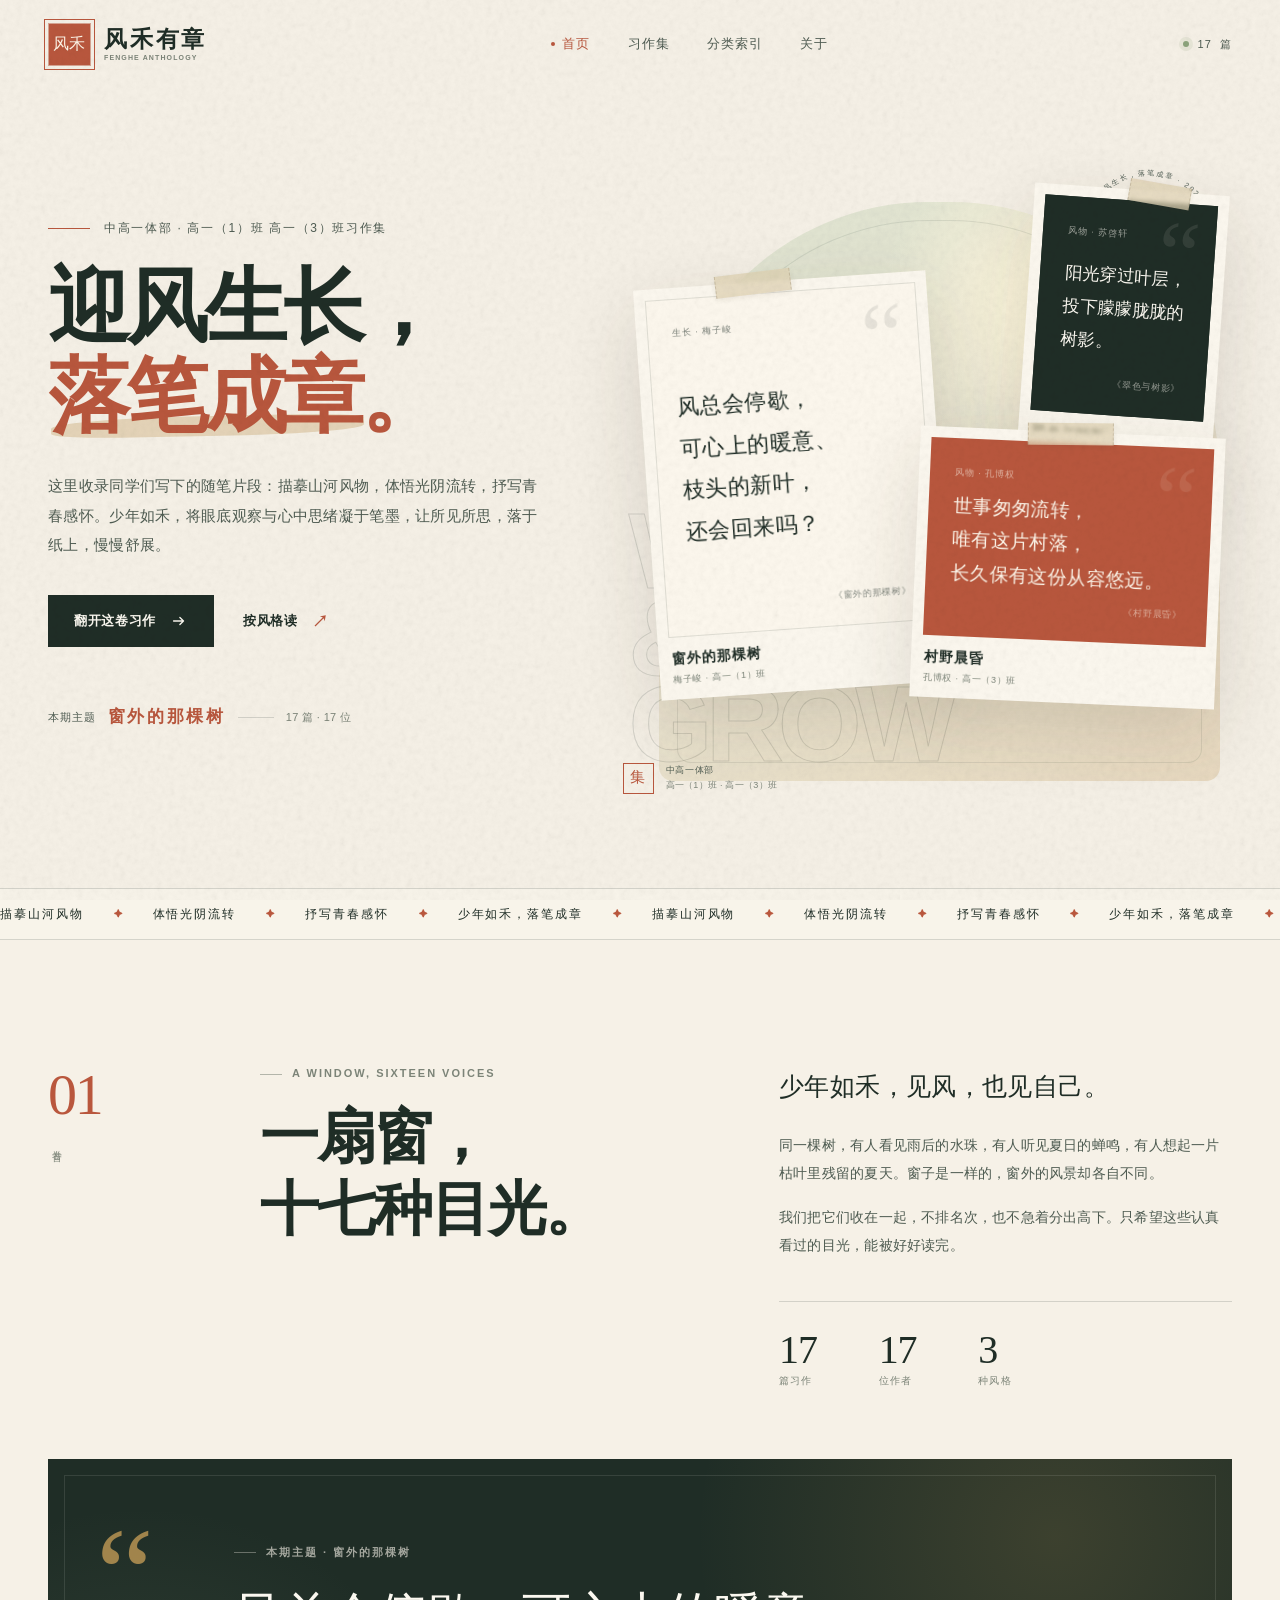
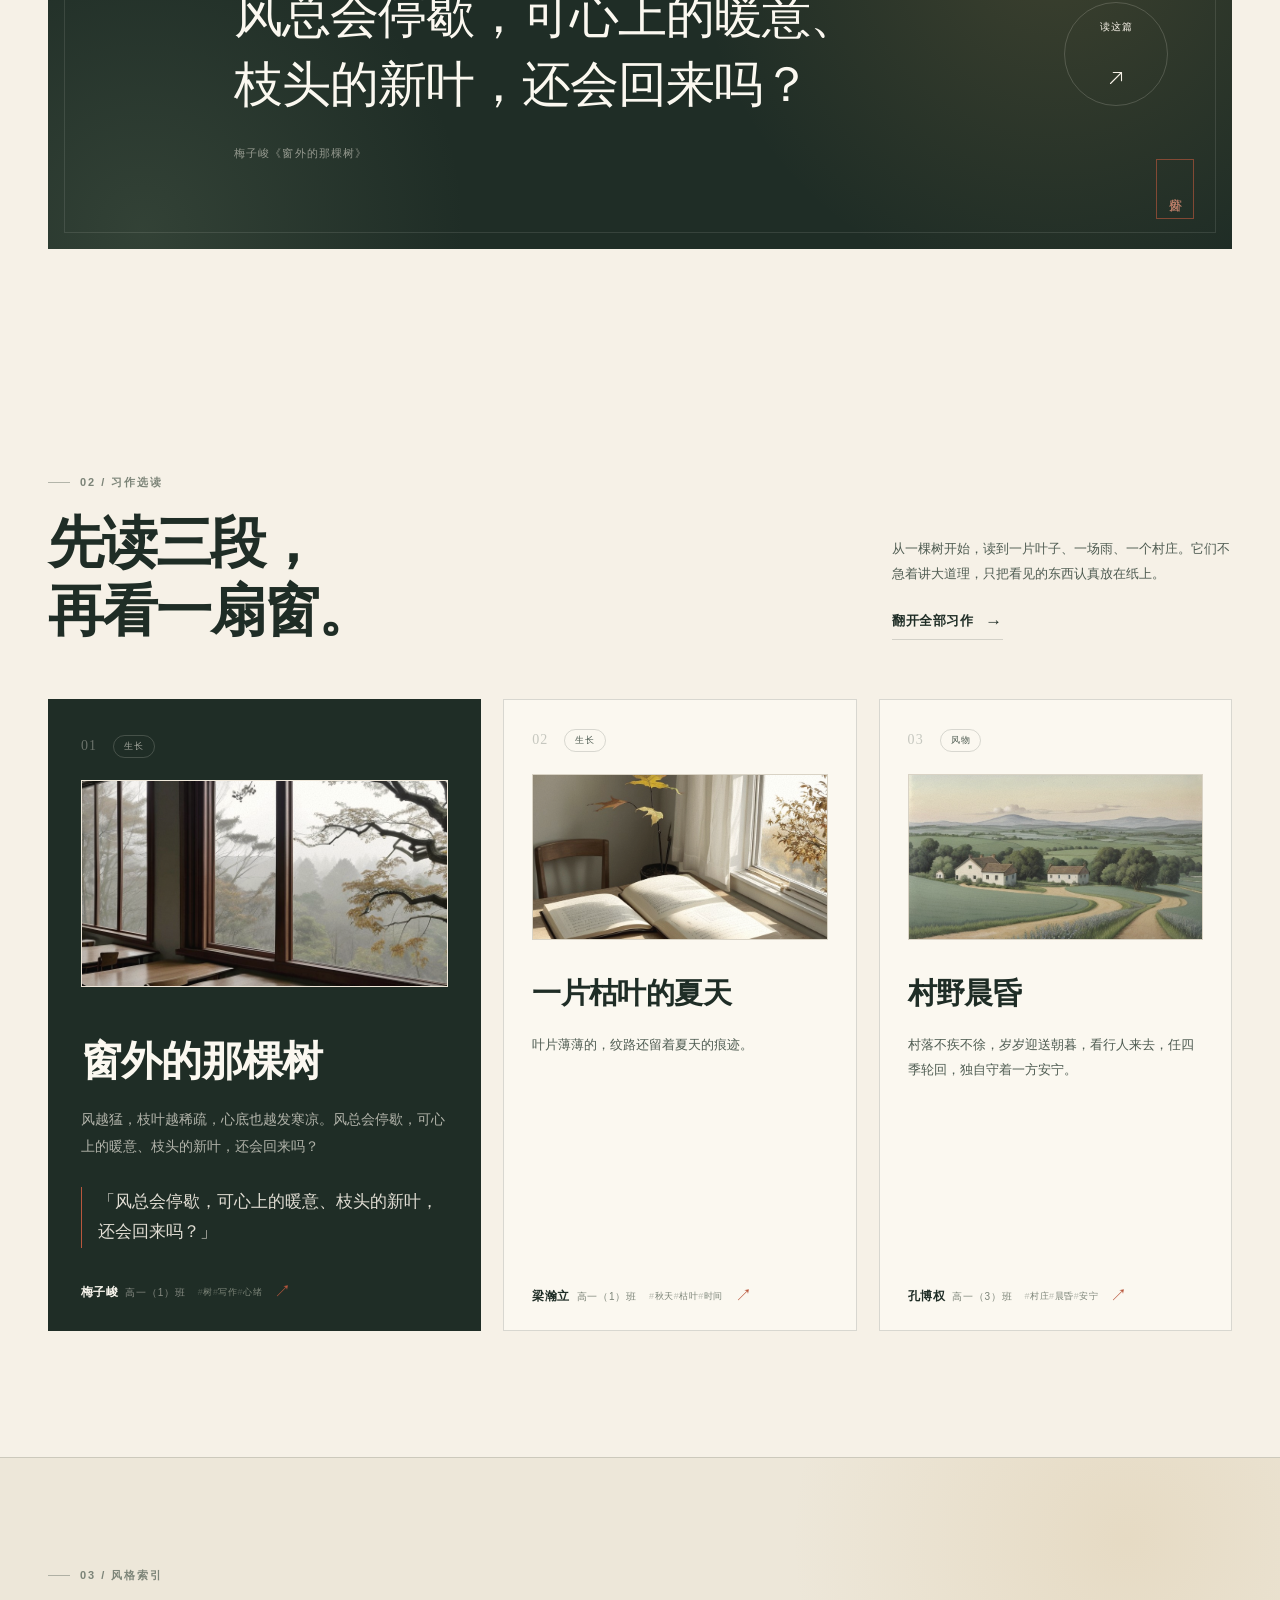
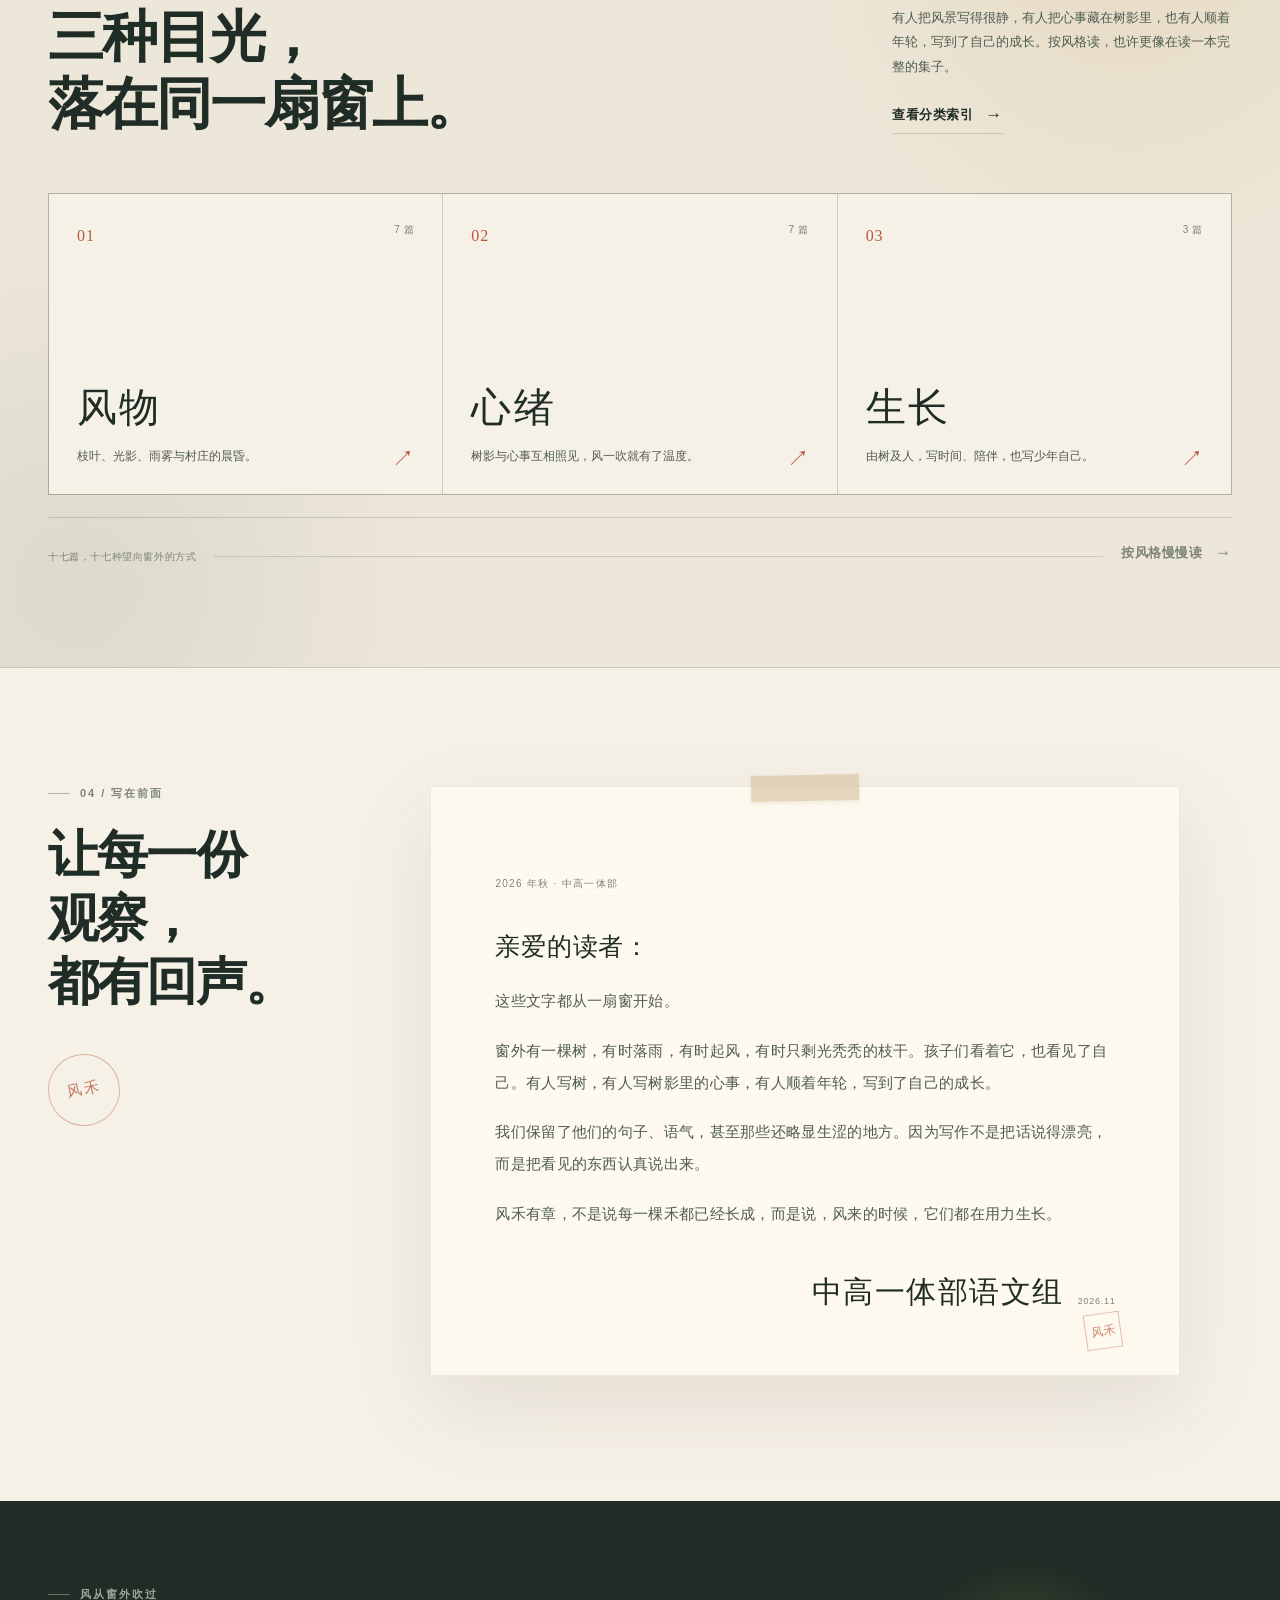
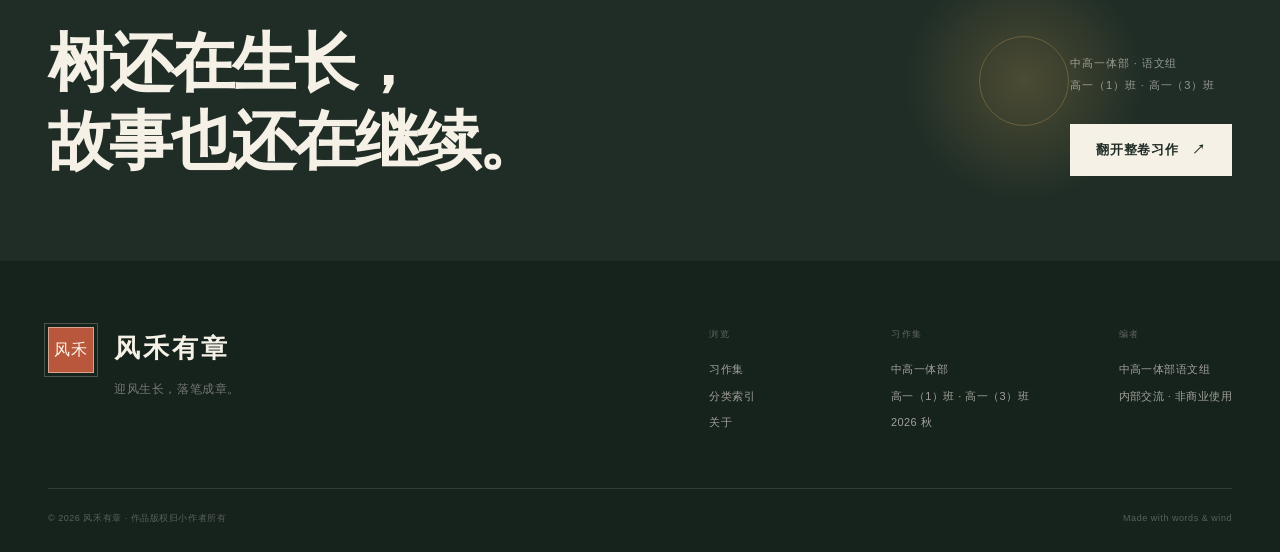
<file: index.html>
<!DOCTYPE html>
<html lang="zh-CN">
<head>
  <meta charset="UTF-8">
  <meta name="viewport" content="width=device-width, initial-scale=1.0">
  <meta name="description" content="风禾有章——中高一体部高一（1）班、高一（3）班习作集。迎风生长，落笔成章。">
  <meta name="theme-color" content="#F6F1E7">
  <title>风禾有章 · 迎风生长，落笔成章</title>
  <link rel="icon" href="assets/img/favicon.svg" type="image/svg+xml">
  <link rel="stylesheet" href="assets/css/style.css">
</head>
<body data-page="home">
  <a class="skip-link" href="#main">跳到正文</a>
  <div class="grain" aria-hidden="true"></div>

  <header class="site-header" data-header>
    <div class="header-inner">
      <a class="brand" href="index.html" aria-label="风禾有章首页">
        <span class="brand-seal">风禾</span>
        <span class="brand-type">
          <strong>风禾有章</strong>
          <small>FENGHE ANTHOLOGY</small>
        </span>
      </a>
      <nav class="desktop-nav" aria-label="主导航">
        <a href="index.html" data-nav="home">首页</a>
        <a href="essays.html" data-nav="essays">习作集</a>
        <a href="gallery.html" data-nav="gallery">分类索引</a>
        <a href="about.html" data-nav="about">关于</a>
      </nav>
      <div class="header-right">
        <span class="term-pill"><i></i><span data-total="essays">17</span> 篇</span>
        <button class="menu-toggle" type="button" aria-label="打开菜单" aria-expanded="false" aria-controls="mobileMenu" data-menu-toggle>
          <span></span><span></span>
        </button>
      </div>
    </div>
  </header>

  <div class="mobile-menu" id="mobileMenu" data-mobile-menu aria-hidden="true">
    <div class="mobile-menu-inner">
      <button class="menu-close" type="button" data-menu-close aria-label="关闭菜单"><span></span><span></span></button>
      <p class="mobile-menu-label">迎风生长，落笔成章。</p>
      <nav aria-label="移动端导航">
        <a href="index.html" data-nav="home"><span>01</span>首页</a>
        <a href="essays.html" data-nav="essays"><span>02</span>习作集</a>
        <a href="gallery.html" data-nav="gallery"><span>03</span>分类索引</a>
        <a href="about.html" data-nav="about"><span>04</span>关于</a>
      </nav>
      <div class="mobile-menu-foot">
        <span>中高一体部 · 高一（1）班 高一（3）班</span>
        <span>2026 秋</span>
      </div>
    </div>
  </div>

  <main id="main">
    <section class="hero container">
      <div class="hero-copy">
        <p class="eyebrow load-in"><span class="eyebrow-line"></span>中高一体部 · 高一（1）班 高一（3）班习作集</p>
        <h1 class="hero-title load-in" data-load-delay="1">
          迎风生长，<br><span class="ink-accent">落笔成章</span><span class="title-dot">。</span>
        </h1>
        <p class="hero-intro load-in" data-load-delay="2">这里收录同学们写下的随笔片段：描摹山河风物，体悟光阴流转，抒写青春感怀。少年如禾，将眼底观察与心中思绪凝于笔墨，让所见所思，落于纸上，慢慢舒展。</p>
        <div class="hero-cta load-in" data-load-delay="3">
          <a class="btn btn--primary" href="essays.html">
            <span>翻开这卷习作</span>
            <svg viewBox="0 0 20 20" aria-hidden="true"><path d="M4 10h11M11 6l4 4-4 4"/></svg>
          </a>
          <a class="btn btn--text" href="gallery.html">按风格读 <span aria-hidden="true">↗</span></a>
        </div>
        <div class="hero-foot load-in" data-load-delay="4">
          <span class="hero-foot-label">本期主题</span>
          <span class="hero-foot-theme">窗外的那棵树</span>
          <span class="hero-foot-dash"></span>
          <span class="hero-foot-count"><span data-total="essays">17</span> 篇 · <span data-total="authors">17</span> 位</span>
        </div>
      </div>

      <div class="hero-stage load-in" data-load-delay="2" aria-label="习作摘句">
        <div class="stage-wash"></div>
        <svg class="stage-orbit" viewBox="0 0 200 200" aria-hidden="true">
          <defs>
            <path id="orbitPath" d="M100,100 m-78,0 a78,78 0 1,1 156,0 a78,78 0 1,1 -156,0"/>
          </defs>
          <text><textPath href="#orbitPath">风禾有章 · 迎风生长，落笔成章 · 2026 · </textPath></text>
        </svg>
        <div class="stage-type" aria-hidden="true">WRITE<br>&amp;<br>GROW</div>

        <a class="hero-art hero-art--main" href="essays.html#essay-window-tree" data-open-essay="essay-window-tree" aria-label="阅读《窗外的那棵树》">
          <span class="tape tape--one" aria-hidden="true"></span>
          <span class="quote-sheet quote-sheet--paper">
            <span class="quote-sheet-kicker">生长 · 梅子峻</span>
            <span class="quote-sheet-text">风总会停歇，<br>可心上的暖意、<br>枝头的新叶，<br>还会回来吗？</span>
            <span class="quote-sheet-footer">《窗外的那棵树》</span>
          </span>
          <span class="hero-art-caption"><strong>窗外的那棵树</strong><em>梅子峻 · 高一（1）班</em></span>
        </a>

        <a class="hero-art hero-art--side" href="essays.html#essay-green-shadows" data-open-essay="essay-green-shadows" aria-label="阅读《翠色与树影》">
          <span class="tape tape--two" aria-hidden="true"></span>
          <span class="quote-sheet quote-sheet--ink">
            <span class="quote-sheet-kicker">风物 · 苏啓轩</span>
            <span class="quote-sheet-text">阳光穿过叶层，<br>投下朦朦胧胧的树影。</span>
            <span class="quote-sheet-footer">《翠色与树影》</span>
          </span>
          <span class="hero-art-caption"><strong>翠色与树影</strong><em>苏啓轩 · 高一（3）班</em></span>
        </a>

        <a class="hero-art hero-art--wide" href="essays.html#essay-village-days" data-open-essay="essay-village-days" aria-label="阅读《村野晨昏》">
          <span class="tape tape--three" aria-hidden="true"></span>
          <span class="quote-sheet quote-sheet--terra">
            <span class="quote-sheet-kicker">风物 · 孔博权</span>
            <span class="quote-sheet-text">世事匆匆流转，<br>唯有这片村落，<br>长久保有这份从容悠远。</span>
            <span class="quote-sheet-footer">《村野晨昏》</span>
          </span>
          <span class="hero-art-caption"><strong>村野晨昏</strong><em>孔博权 · 高一（3）班</em></span>
        </a>

        <div class="stage-label">
          <span class="stage-label-seal">集</span>
          <span>中高一体部<br><em>高一（1）班 · 高一（3）班</em></span>
        </div>
      </div>
    </section>

    <div class="ticker" aria-hidden="true">
      <div class="ticker-track">
        <span>描摹山河风物</span><i>✦</i><span>体悟光阴流转</span><i>✦</i><span>抒写青春感怀</span><i>✦</i><span>少年如禾，落笔成章</span><i>✦</i>
        <span>描摹山河风物</span><i>✦</i><span>体悟光阴流转</span><i>✦</i><span>抒写青春感怀</span><i>✦</i><span>少年如禾，落笔成章</span><i>✦</i>
      </div>
    </div>

    <section class="section intro-section container" id="intro">
      <div class="section-rail reveal">
        <span class="section-no">01</span>
        <span class="section-rail-text">卷首</span>
      </div>
      <div class="intro-main">
        <div class="intro-heading reveal">
          <p class="kicker">A WINDOW, SIXTEEN VOICES</p>
          <h2>一扇窗，<br>十七种目光。</h2>
        </div>
        <div class="intro-copy reveal" data-delay="1">
          <p class="intro-lead">少年如禾，见风，也见自己。</p>
          <p>同一棵树，有人看见雨后的水珠，有人听见夏日的蝉鸣，有人想起一片枯叶里残留的夏天。窗子是一样的，窗外的风景却各自不同。</p>
          <p>我们把它们收在一起，不排名次，也不急着分出高下。只希望这些认真看过的目光，能被好好读完。</p>
          <div class="intro-stats">
            <div><strong data-total="essays">17</strong><span>篇习作</span></div>
            <div><strong data-total="authors">17</strong><span>位作者</span></div>
            <div><strong>3</strong><span>种风格</span></div>
          </div>
        </div>
      </div>
    </section>

    <section class="quote-feature container reveal" id="theme-quote">
      <div class="quote-feature-inner">
        <span class="quote-feature-mark" aria-hidden="true">“</span>
        <div class="quote-feature-copy">
          <p class="kicker kicker--light">本期主题 · 窗外的那棵树</p>
          <blockquote>风总会停歇，可心上的暖意、<br>枝头的新叶，还会回来吗？</blockquote>
          <p class="quote-source">梅子峻《窗外的那棵树》</p>
        </div>
        <button class="round-link round-link--light" type="button" data-open-essay="essay-window-tree" aria-label="阅读《窗外的那棵树》">
          <span>读这篇</span>
          <svg viewBox="0 0 24 24" aria-hidden="true"><path d="M6 18L18 6M9 6h9v9"/></svg>
        </button>
        <span class="quote-feature-seal" aria-hidden="true">窗外</span>
      </div>
    </section>

    <section class="section work-section container" id="featured-essays">
      <div class="section-head reveal">
        <div>
          <p class="kicker">02 / 习作选读</p>
          <h2>先读三段，<br>再看一扇窗。</h2>
        </div>
        <div class="section-head-side">
          <p>从一棵树开始，读到一片叶子、一场雨、一个村庄。它们不急着讲大道理，只把看见的东西认真放在纸上。</p>
          <a class="link-arrow" href="essays.html">翻开全部习作 <span aria-hidden="true">→</span></a>
        </div>
      </div>
      <div class="home-essays" data-home-essays>
        <noscript><p>请开启 JavaScript 以浏览习作。</p></noscript>
      </div>
    </section>

    <section class="style-section" id="styles">
      <div class="container">
        <div class="section-head section-head--art reveal">
          <div>
            <p class="kicker">03 / 风格索引</p>
            <h2>三种目光，<br>落在同一扇窗上。</h2>
          </div>
          <div class="section-head-side">
            <p>有人把风景写得很静，有人把心事藏在树影里，也有人顺着年轮，写到了自己的成长。按风格读，也许更像在读一本完整的集子。</p>
            <a class="link-arrow" href="gallery.html">查看分类索引 <span aria-hidden="true">→</span></a>
          </div>
        </div>
        <div class="style-grid">
          <a class="style-card reveal" href="essays.html?style=风物">
            <span class="style-no">01</span>
            <span class="style-card-body">
              <strong>风物</strong>
              <span>枝叶、光影、雨雾与村庄的晨昏。</span>
            </span>
            <span class="style-count"><span data-category-count="风物">7</span> 篇</span>
            <span class="style-arrow" aria-hidden="true">↗</span>
          </a>
          <a class="style-card reveal" href="essays.html?style=心绪" data-delay="1">
            <span class="style-no">02</span>
            <span class="style-card-body">
              <strong>心绪</strong>
              <span>树影与心事互相照见，风一吹就有了温度。</span>
            </span>
            <span class="style-count"><span data-category-count="心绪">6</span> 篇</span>
            <span class="style-arrow" aria-hidden="true">↗</span>
          </a>
          <a class="style-card reveal" href="essays.html?style=生长" data-delay="2">
            <span class="style-no">03</span>
            <span class="style-card-body">
              <strong>生长</strong>
              <span>由树及人，写时间、陪伴，也写少年自己。</span>
            </span>
            <span class="style-count"><span data-category-count="生长">3</span> 篇</span>
            <span class="style-arrow" aria-hidden="true">↗</span>
          </a>
        </div>
        <div class="art-section-foot reveal">
          <span>十七篇，十七种望向窗外的方式</span>
          <span class="art-section-line"></span>
          <a class="link-arrow" href="gallery.html">按风格慢慢读 <span aria-hidden="true">→</span></a>
        </div>
      </div>
    </section>

    <section class="section teacher-section container" id="teacher">
      <div class="teacher-rail reveal">
        <p class="kicker">04 / 写在前面</p>
        <h2>让每一份<br>观察，<br>都有回声。</h2>
        <div class="teacher-stamp" aria-hidden="true">风禾</div>
      </div>
      <article class="teacher-letter reveal" data-delay="1">
        <span class="letter-tape" aria-hidden="true"></span>
        <p class="letter-date">2026 年秋 · 中高一体部</p>
        <p class="letter-greeting">亲爱的读者：</p>
        <p>这些文字都从一扇窗开始。</p>
        <p>窗外有一棵树，有时落雨，有时起风，有时只剩光秃秃的枝干。孩子们看着它，也看见了自己。有人写树，有人写树影里的心事，有人顺着年轮，写到了自己的成长。</p>
        <p>我们保留了他们的句子、语气，甚至那些还略显生涩的地方。因为写作不是把话说得漂亮，而是把看见的东西认真说出来。</p>
        <p>风禾有章，不是说每一棵禾都已经长成，而是说，风来的时候，它们都在用力生长。</p>
        <div class="letter-sign">
          <span>中高一体部语文组</span>
          <small>2026.11</small>
        </div>
        <div class="teacher-letter-seal" aria-hidden="true">风禾</div>
      </article>
    </section>

    <section class="visit-strip">
      <div class="container visit-inner reveal">
        <div>
          <p class="kicker kicker--light">风从窗外吹过</p>
          <h2>树还在生长，<br>故事也还在继续。</h2>
        </div>
        <div class="visit-actions">
          <p>中高一体部 · 语文组<br>高一（1）班 · 高一（3）班</p>
          <a class="btn btn--paper" href="essays.html">翻开整卷习作 <span aria-hidden="true">↗</span></a>
        </div>
        <div class="visit-sun" aria-hidden="true"></div>
      </div>
    </section>
  </main>

  <footer class="site-footer">
    <div class="container footer-inner">
      <div class="footer-brand">
        <span class="brand-seal">风禾</span>
        <div>
          <strong>风禾有章</strong>
          <p>迎风生长，落笔成章。</p>
        </div>
      </div>
      <div class="footer-nav">
        <div>
          <p class="footer-label">浏览</p>
          <a href="essays.html">习作集</a>
          <a href="gallery.html">分类索引</a>
          <a href="about.html">关于</a>
        </div>
        <div>
          <p class="footer-label">习作集</p>
          <span>中高一体部</span>
          <span>高一（1）班 · 高一（3）班</span>
          <span>2026 秋</span>
        </div>
        <div>
          <p class="footer-label">编者</p>
          <span>中高一体部语文组</span>
          <span>内部交流 · 非商业使用</span>
        </div>
      </div>
    </div>
    <div class="container footer-bottom">
      <span>© <span data-year>2026</span> 风禾有章 · 作品版权归小作者所有</span>
      <span>Made with words &amp; wind</span>
    </div>
  </footer>

  <script src="assets/js/data.js"></script>
  <script src="assets/js/site.js"></script>
</body>
</html>
</file>
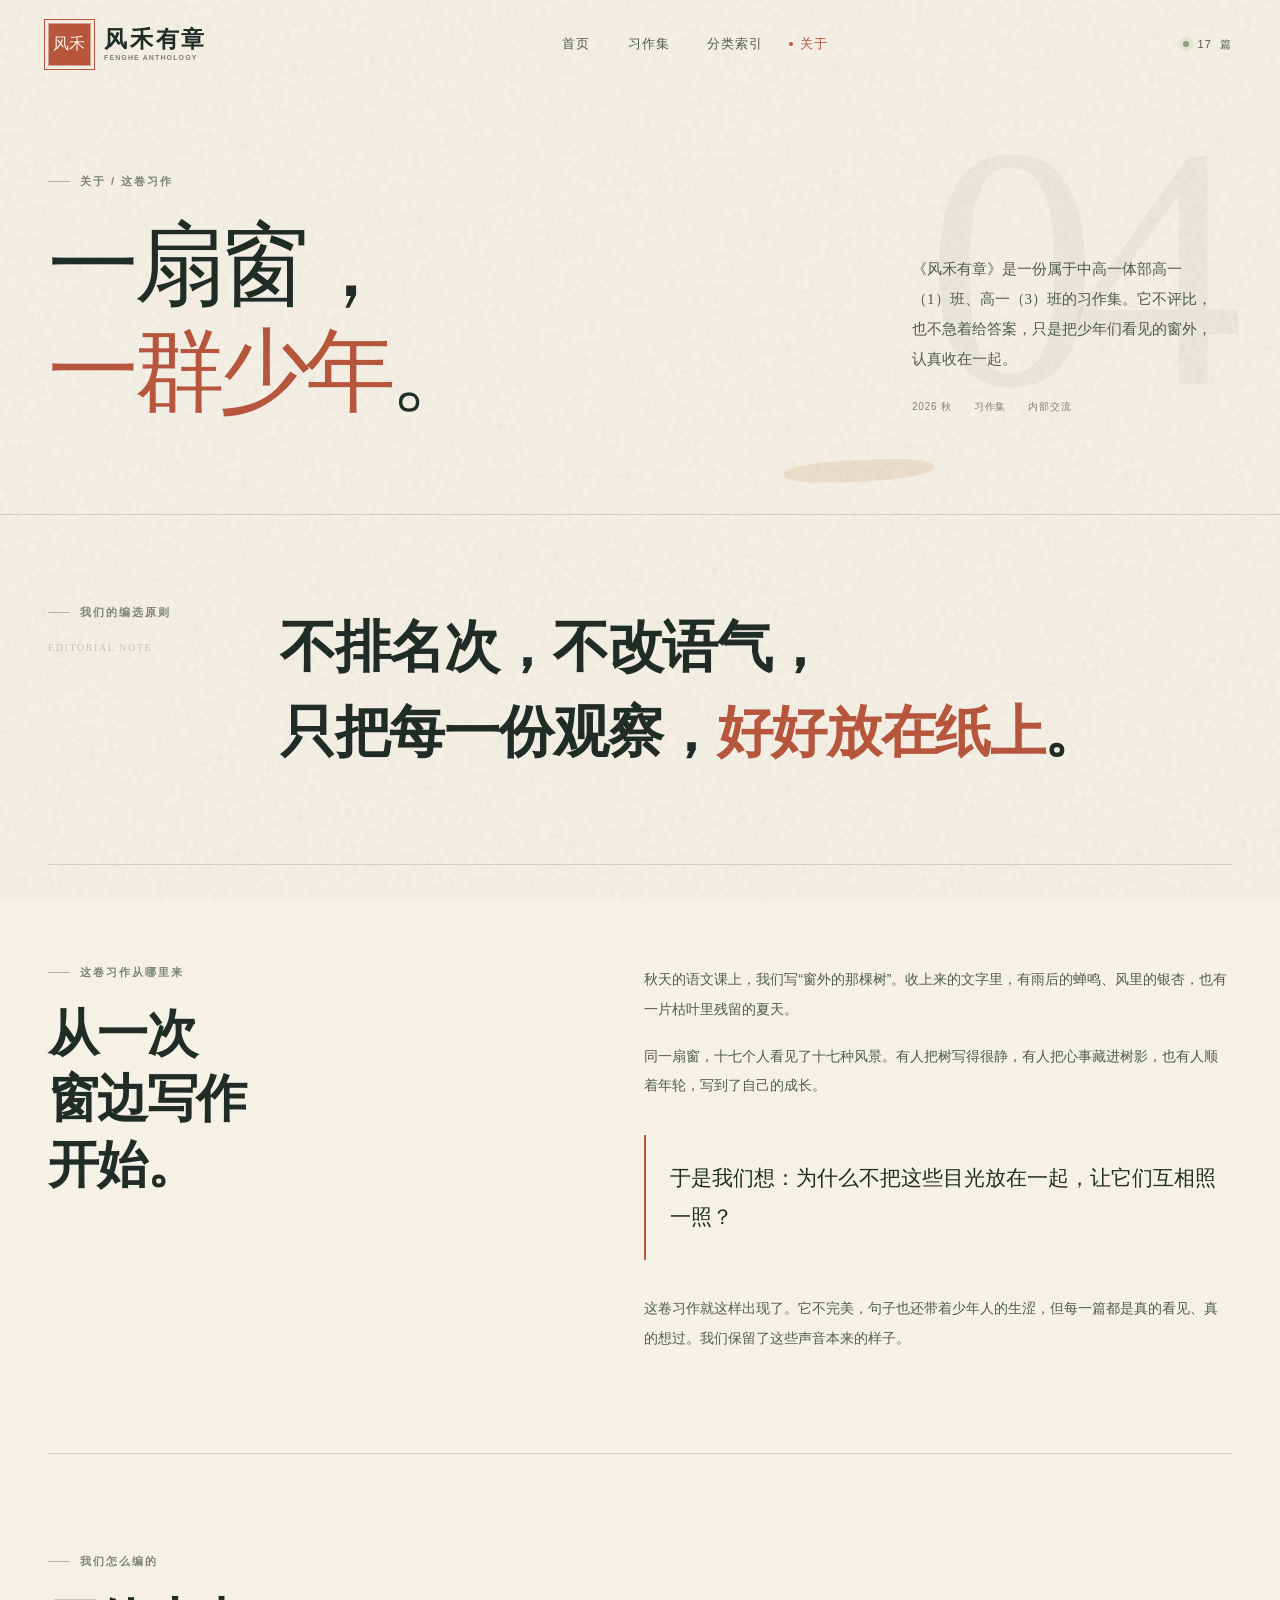
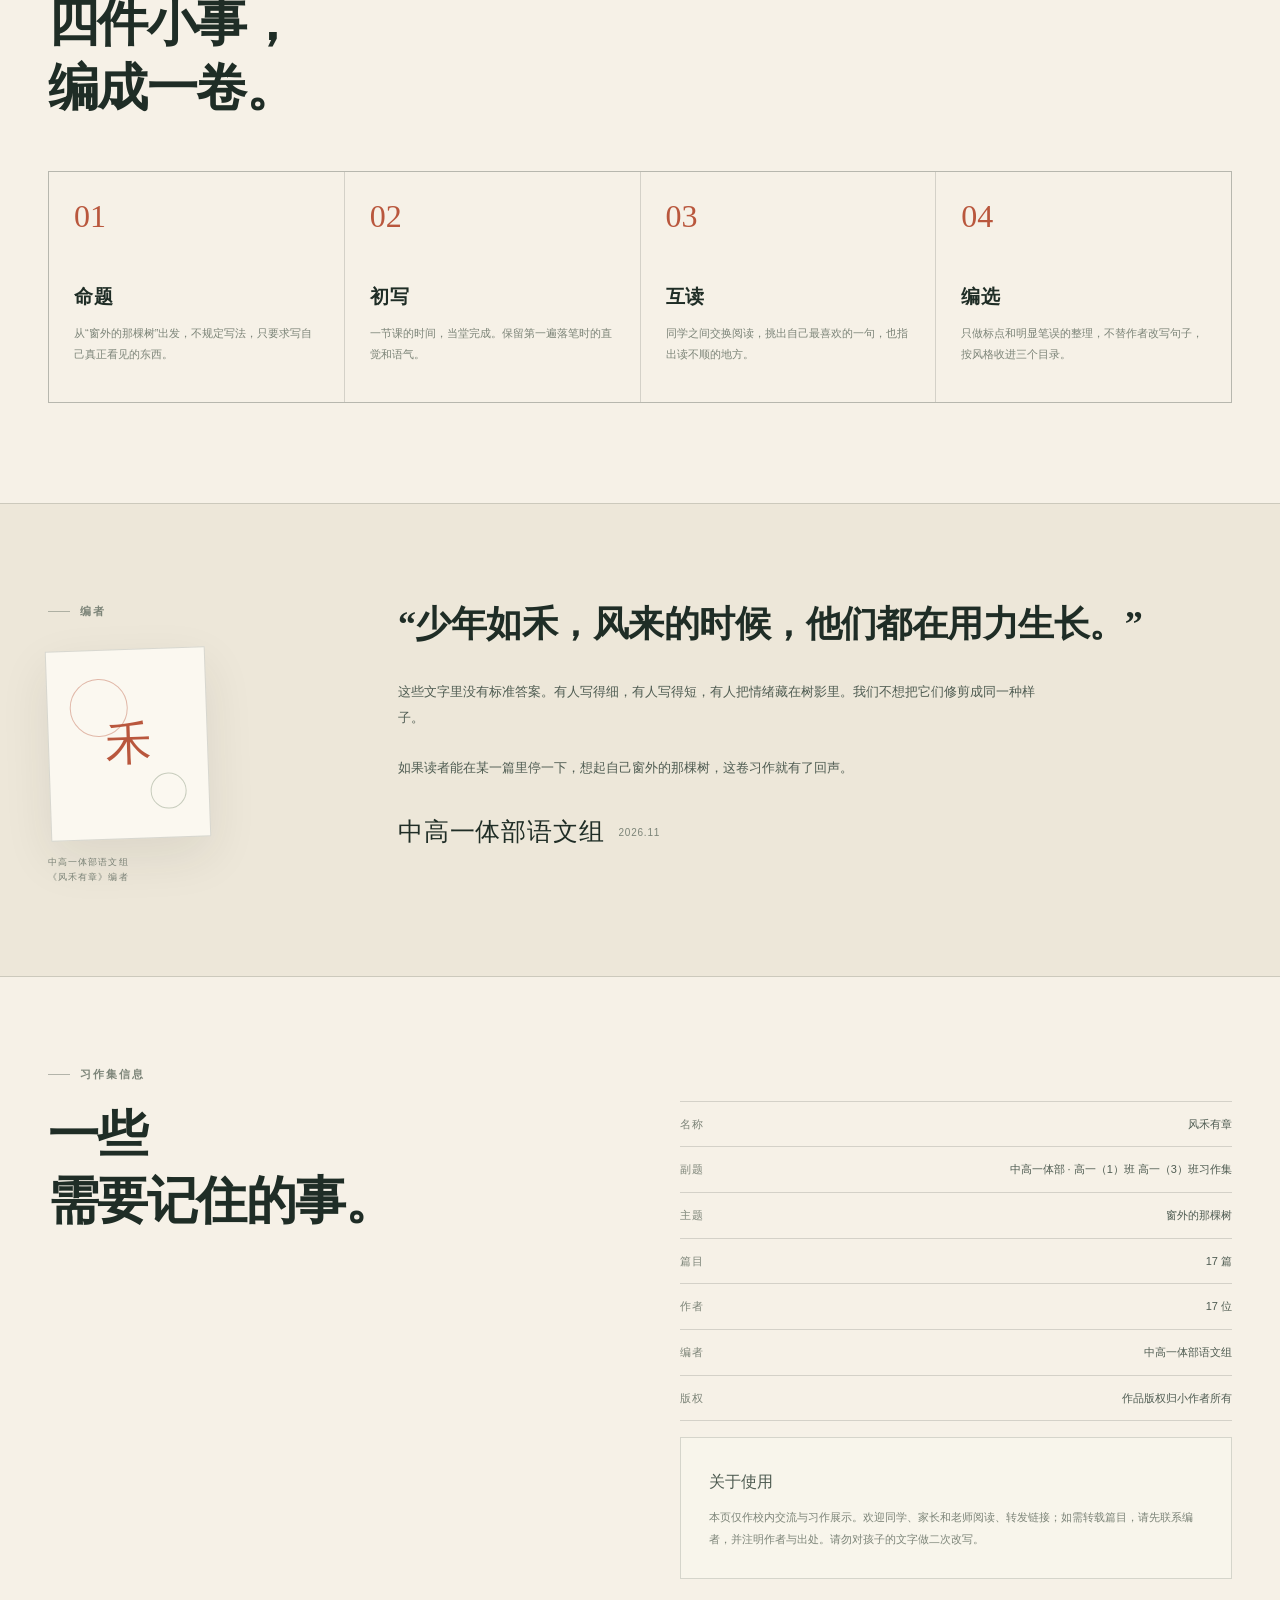
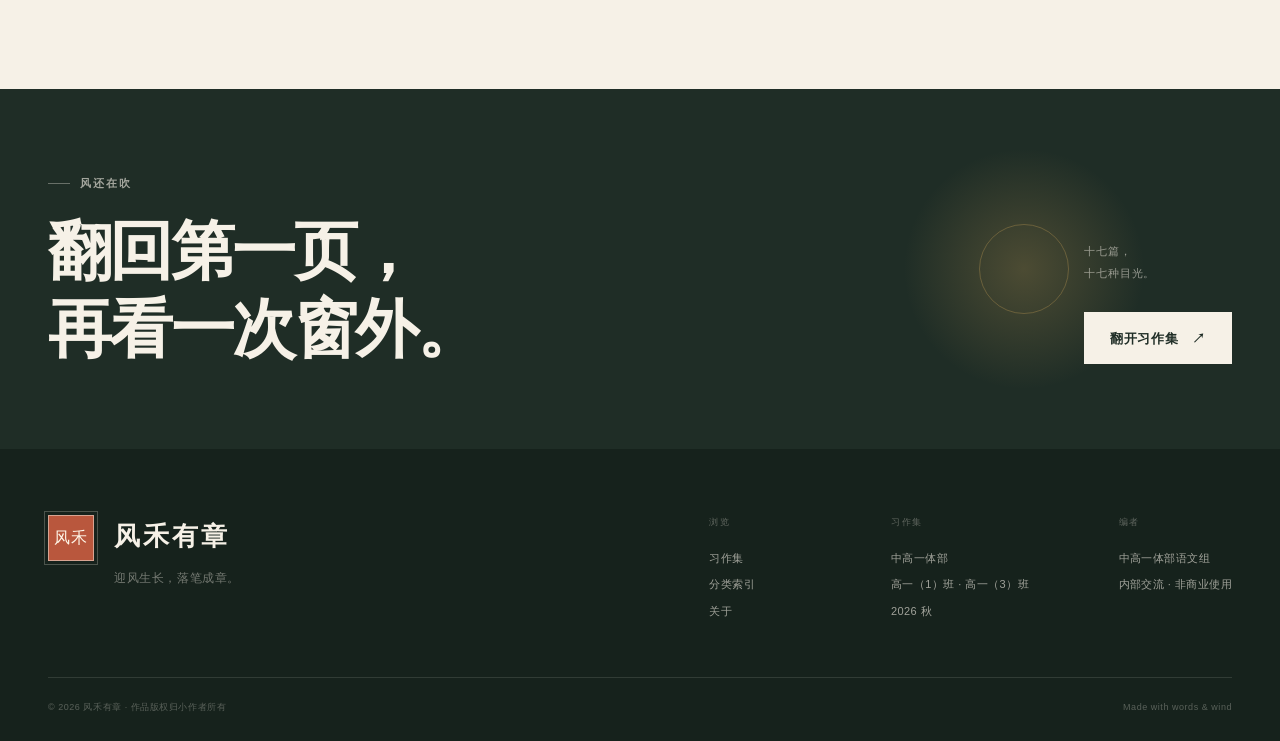
<file: about.html>
<!DOCTYPE html>
<html lang="zh-CN">
<head>
  <meta charset="UTF-8">
  <meta name="viewport" content="width=device-width, initial-scale=1.0">
  <meta name="description" content="关于风禾有章——中高一体部高一（1）班、高一（3）班习作集。一扇窗，一群少年，十七种望向世界的方式。">
  <meta name="theme-color" content="#F6F1E7">
  <title>关于 · 风禾有章</title>
  <link rel="icon" href="assets/img/favicon.svg" type="image/svg+xml">
  <link rel="stylesheet" href="assets/css/style.css">
</head>
<body data-page="about">
  <a class="skip-link" href="#main">跳到正文</a>
  <div class="grain" aria-hidden="true"></div>

  <header class="site-header" data-header>
    <div class="header-inner">
      <a class="brand" href="index.html" aria-label="风禾有章首页">
        <span class="brand-seal">风禾</span>
        <span class="brand-type">
          <strong>风禾有章</strong>
          <small>FENGHE ANTHOLOGY</small>
        </span>
      </a>
      <nav class="desktop-nav" aria-label="主导航">
        <a href="index.html" data-nav="home">首页</a>
        <a href="essays.html" data-nav="essays">习作集</a>
        <a href="gallery.html" data-nav="gallery">分类索引</a>
        <a href="about.html" data-nav="about">关于</a>
      </nav>
      <div class="header-right">
        <span class="term-pill"><i></i><span data-total="essays">17</span> 篇</span>
        <button class="menu-toggle" type="button" aria-label="打开菜单" aria-expanded="false" aria-controls="mobileMenu" data-menu-toggle>
          <span></span><span></span>
        </button>
      </div>
    </div>
  </header>

  <div class="mobile-menu" id="mobileMenu" data-mobile-menu aria-hidden="true">
    <div class="mobile-menu-inner">
      <button class="menu-close" type="button" data-menu-close aria-label="关闭菜单"><span></span><span></span></button>
      <p class="mobile-menu-label">迎风生长，落笔成章。</p>
      <nav aria-label="移动端导航">
        <a href="index.html" data-nav="home"><span>01</span>首页</a>
        <a href="essays.html" data-nav="essays"><span>02</span>习作集</a>
        <a href="gallery.html" data-nav="gallery"><span>03</span>分类索引</a>
        <a href="about.html" data-nav="about"><span>04</span>关于</a>
      </nav>
      <div class="mobile-menu-foot">
        <span>中高一体部 · 高一（1）班 高一（3）班</span>
        <span>2026 秋</span>
      </div>
    </div>
  </div>

  <main id="main">
    <section class="page-hero about-hero">
      <div class="container page-hero-grid">
        <div>
          <p class="kicker load-in">关于 / 这卷习作</p>
          <h1 class="load-in" data-load-delay="1">一扇窗，<br><em>一群少年</em>。</h1>
        </div>
        <aside class="page-hero-aside about-hero-aside load-in" data-load-delay="2">
          <p>《风禾有章》是一份属于中高一体部高一（1）班、高一（3）班的习作集。它不评比，也不急着给答案，只是把少年们看见的窗外，认真收在一起。</p>
          <div class="page-hero-meta">
            <span>2026 秋</span>
            <span>习作集</span>
            <span>内部交流</span>
          </div>
        </aside>
      </div>
      <span class="page-hero-index" aria-hidden="true">04</span>
      <span class="page-hero-brush" aria-hidden="true"></span>
    </section>

    <section class="about-manifesto container">
      <div class="reveal">
        <p class="kicker">我们的编选原则</p>
        <p class="about-manifesto-label">EDITORIAL NOTE</p>
      </div>
      <blockquote class="reveal" data-delay="1">不排名次，不改语气，<br>只把每一份观察，<em>好好放在纸上</em>。</blockquote>
    </section>

    <section class="about-story container">
      <div class="reveal">
        <p class="kicker">这卷习作从哪里来</p>
        <h2>从一次<br>窗边写作<br>开始。</h2>
      </div>
      <div class="about-story-copy reveal" data-delay="1">
        <p>秋天的语文课上，我们写“窗外的那棵树”。收上来的文字里，有雨后的蝉鸣、风里的银杏，也有一片枯叶里残留的夏天。</p>
        <p>同一扇窗，十七个人看见了十七种风景。有人把树写得很静，有人把心事藏进树影，也有人顺着年轮，写到了自己的成长。</p>
        <p class="about-pull">于是我们想：为什么不把这些目光放在一起，让它们互相照一照？</p>
        <p>这卷习作就这样出现了。它不完美，句子也还带着少年人的生涩，但每一篇都是真的看见、真的想过。我们保留了这些声音本来的样子。</p>
      </div>
    </section>

    <section class="about-process container">
      <div class="reveal">
        <p class="kicker">我们怎么编的</p>
        <h2>四件小事，<br>编成一卷。</h2>
      </div>
      <div class="process-grid">
        <article class="process-step reveal">
          <span>01</span>
          <h3>命题</h3>
          <p>从“窗外的那棵树”出发，不规定写法，只要求写自己真正看见的东西。</p>
        </article>
        <article class="process-step reveal" data-delay="1">
          <span>02</span>
          <h3>初写</h3>
          <p>一节课的时间，当堂完成。保留第一遍落笔时的直觉和语气。</p>
        </article>
        <article class="process-step reveal" data-delay="2">
          <span>03</span>
          <h3>互读</h3>
          <p>同学之间交换阅读，挑出自己最喜欢的一句，也指出读不顺的地方。</p>
        </article>
        <article class="process-step reveal" data-delay="2">
          <span>04</span>
          <h3>编选</h3>
          <p>只做标点和明显笔误的整理，不替作者改写句子，按风格收进三个目录。</p>
        </article>
      </div>
    </section>

    <section class="about-teacher">
      <div class="container about-teacher-inner">
        <aside class="about-teacher-aside reveal">
          <p class="kicker">编者</p>
          <div class="teacher-portrait-mark" aria-hidden="true"><span>禾</span></div>
          <p class="teacher-portrait-caption">中高一体部语文组<br>《风禾有章》编者</p>
        </aside>
        <div class="about-teacher-quote reveal" data-delay="1">
          <blockquote>“少年如禾，风来的时候，他们都在用力生长。”</blockquote>
          <p>这些文字里没有标准答案。有人写得细，有人写得短，有人把情绪藏在树影里。我们不想把它们修剪成同一种样子。</p>
          <p>如果读者能在某一篇里停一下，想起自己窗外的那棵树，这卷习作就有了回声。</p>
          <div class="about-teacher-sign">
            <strong>中高一体部语文组</strong>
            <span>2026.11</span>
          </div>
        </div>
      </div>
    </section>

    <section class="about-credits container">
      <div class="reveal">
        <p class="kicker">习作集信息</p>
        <h2>一些<br>需要记住的事。</h2>
      </div>
      <div class="reveal" data-delay="1">
        <dl class="credit-list">
          <div><dt>名称</dt><dd>风禾有章</dd></div>
          <div><dt>副题</dt><dd>中高一体部 · 高一（1）班 高一（3）班习作集</dd></div>
          <div><dt>主题</dt><dd>窗外的那棵树</dd></div>
          <div><dt>篇目</dt><dd><span data-total="essays">17</span> 篇</dd></div>
          <div><dt>作者</dt><dd><span data-total="authors">17</span> 位</dd></div>
          <div><dt>编者</dt><dd>中高一体部语文组</dd></div>
          <div><dt>版权</dt><dd>作品版权归小作者所有</dd></div>
        </dl>
        <div class="credit-note">
          <strong>关于使用</strong>
          本页仅作校内交流与习作展示。欢迎同学、家长和老师阅读、转发链接；如需转载篇目，请先联系编者，并注明作者与出处。请勿对孩子的文字做二次改写。
        </div>
      </div>
    </section>

    <section class="visit-strip">
      <div class="container visit-inner reveal">
        <div>
          <p class="kicker kicker--light">风还在吹</p>
          <h2>翻回第一页，<br>再看一次窗外。</h2>
        </div>
        <div class="visit-actions">
          <p>十七篇，<br>十七种目光。</p>
          <a class="btn btn--paper" href="essays.html">翻开习作集 <span aria-hidden="true">↗</span></a>
        </div>
        <div class="visit-sun" aria-hidden="true"></div>
      </div>
    </section>
  </main>

  <footer class="site-footer">
    <div class="container footer-inner">
      <div class="footer-brand">
        <span class="brand-seal">风禾</span>
        <div>
          <strong>风禾有章</strong>
          <p>迎风生长，落笔成章。</p>
        </div>
      </div>
      <div class="footer-nav">
        <div>
          <p class="footer-label">浏览</p>
          <a href="essays.html">习作集</a>
          <a href="gallery.html">分类索引</a>
          <a href="about.html">关于</a>
        </div>
        <div>
          <p class="footer-label">习作集</p>
          <span>中高一体部</span>
          <span>高一（1）班 · 高一（3）班</span>
          <span>2026 秋</span>
        </div>
        <div>
          <p class="footer-label">编者</p>
          <span>中高一体部语文组</span>
          <span>内部交流 · 非商业使用</span>
        </div>
      </div>
    </div>
    <div class="container footer-bottom">
      <span>© <span data-year>2026</span> 风禾有章 · 作品版权归小作者所有</span>
      <span>Made with words &amp; wind</span>
    </div>
  </footer>

  <script src="assets/js/data.js"></script>
  <script src="assets/js/site.js"></script>
</body>
</html>
</file>
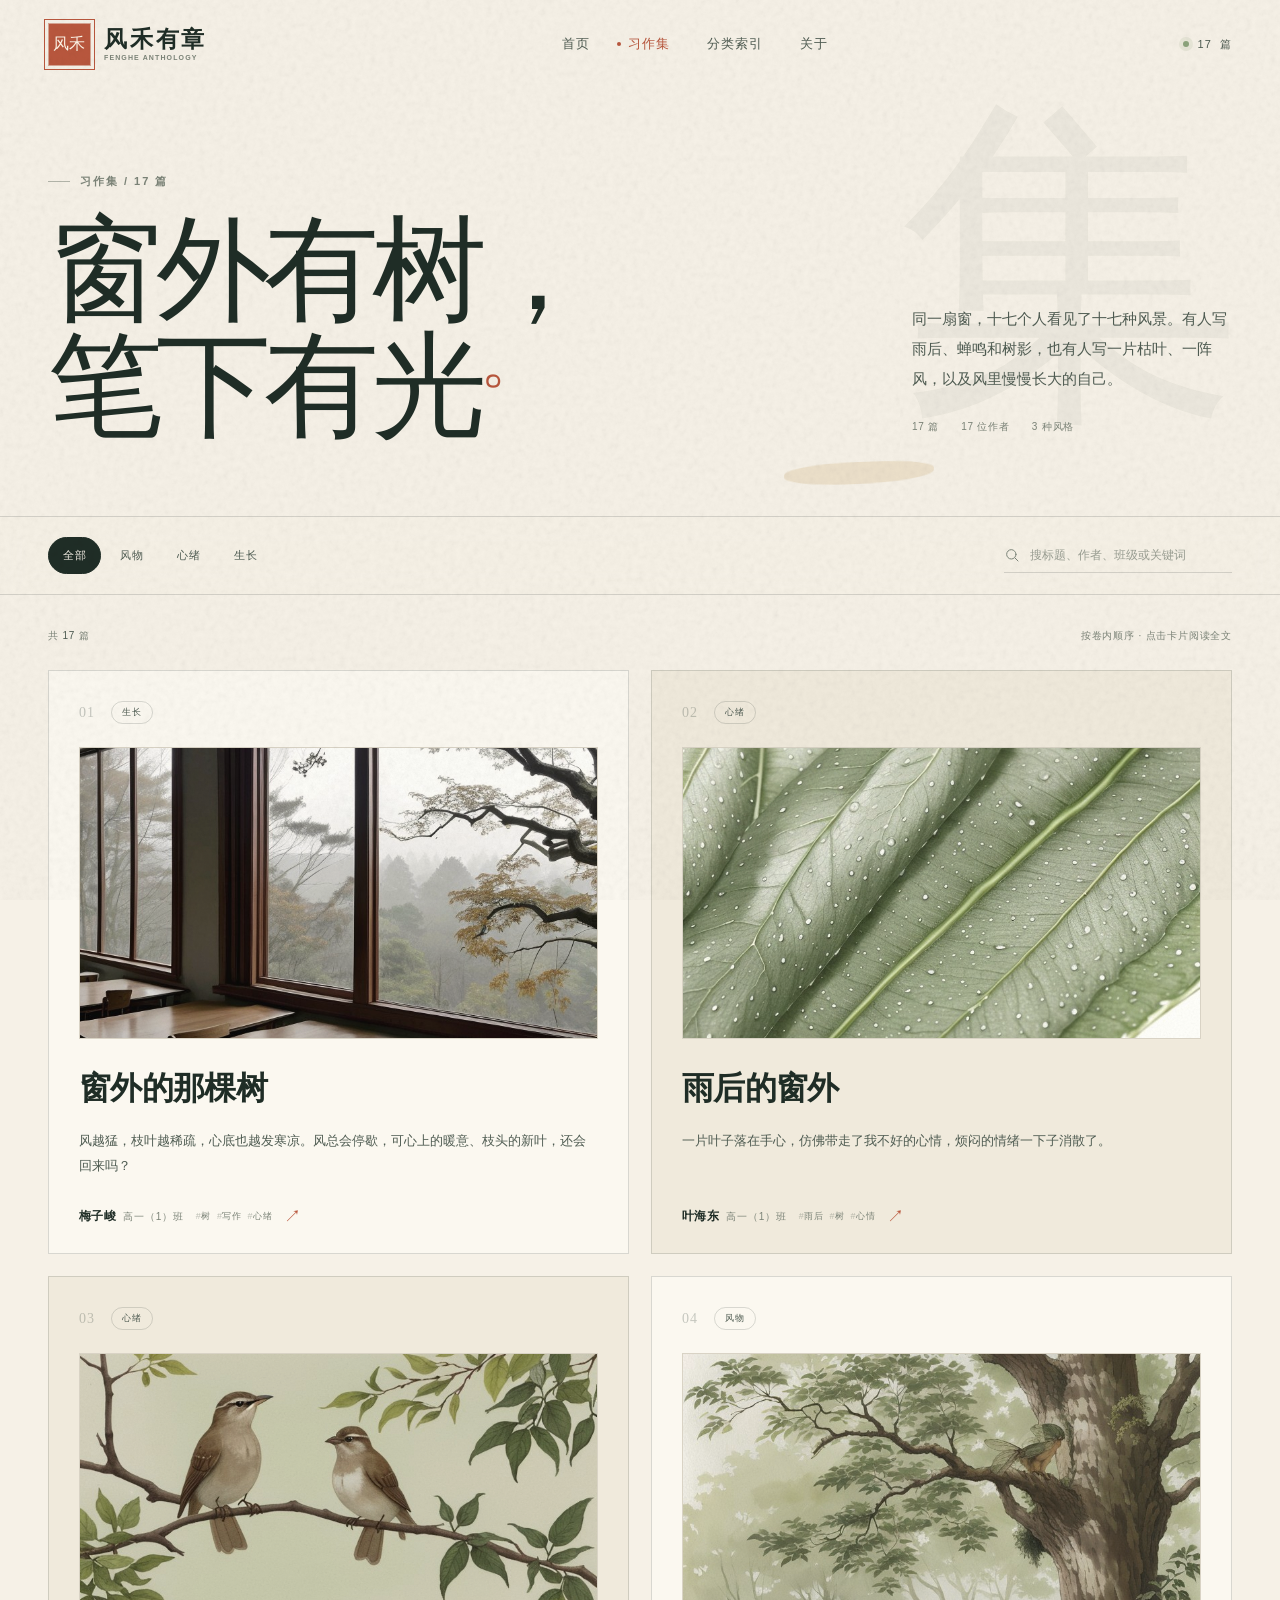
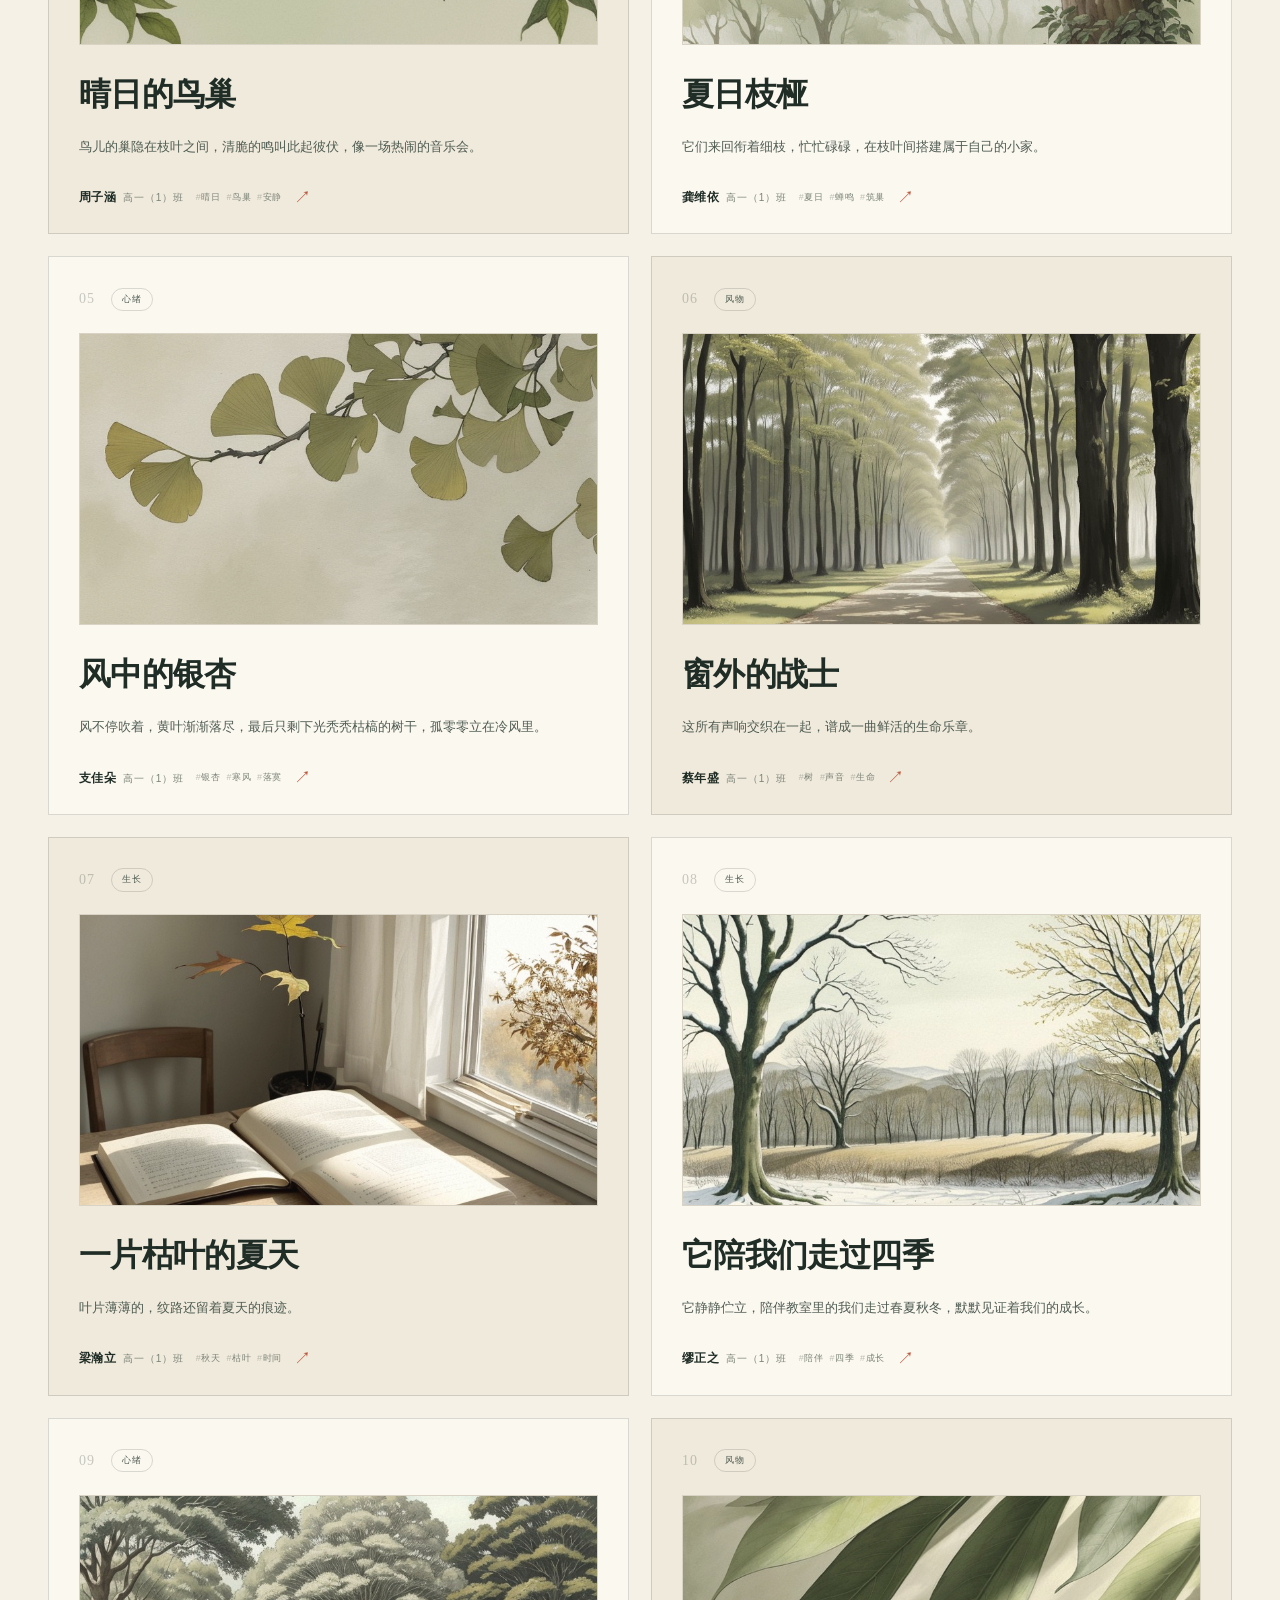
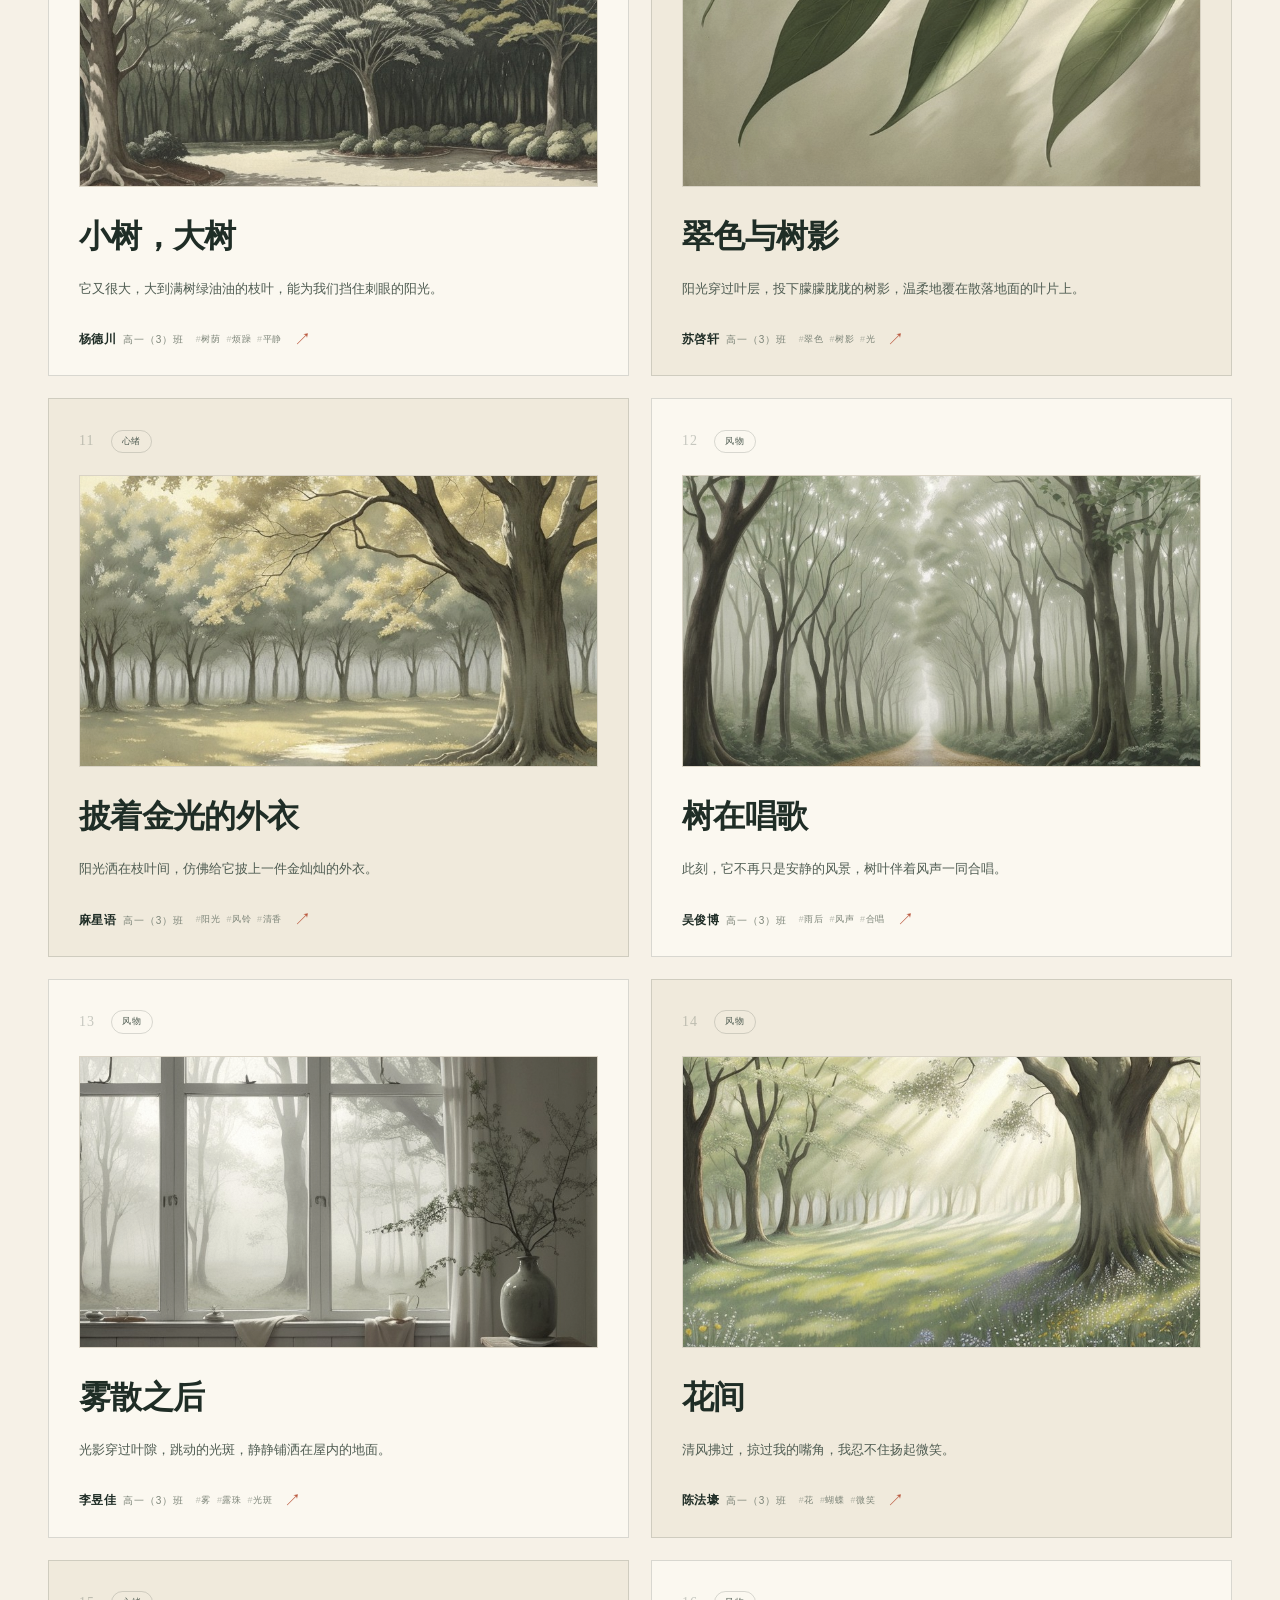
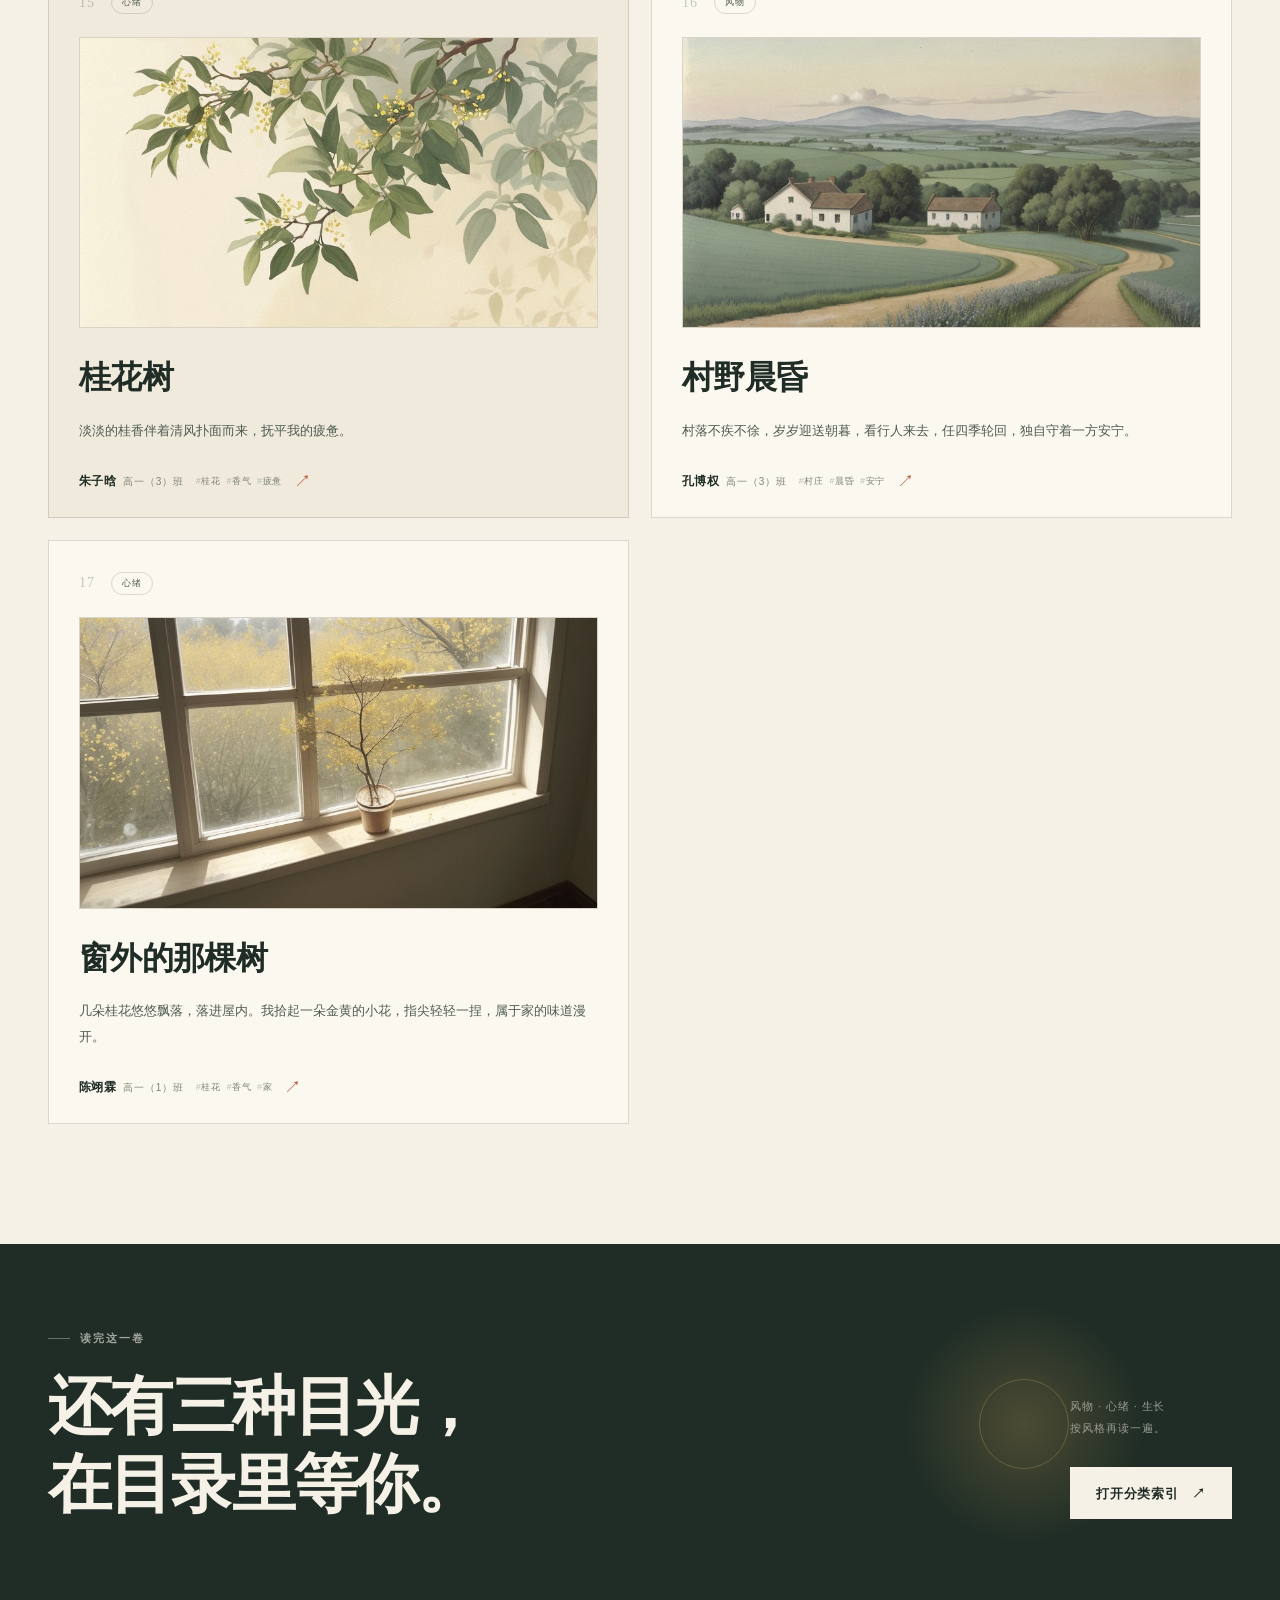
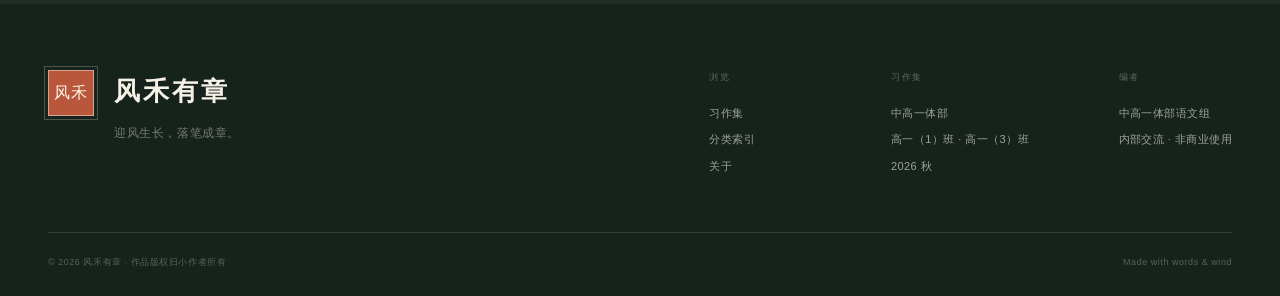
<file: essays.html>
<!DOCTYPE html>
<html lang="zh-CN">
<head>
  <meta charset="UTF-8">
  <meta name="viewport" content="width=device-width, initial-scale=1.0">
  <meta name="description" content="风禾有章习作集——窗外的那棵树，十七位少年写下的风物、心绪与生长。">
  <meta name="theme-color" content="#F6F1E7">
  <title>习作集 · 风禾有章</title>
  <link rel="icon" href="assets/img/favicon.svg" type="image/svg+xml">
  <link rel="stylesheet" href="assets/css/style.css">
</head>
<body data-page="essays">
  <a class="skip-link" href="#main">跳到正文</a>
  <div class="grain" aria-hidden="true"></div>

  <header class="site-header" data-header>
    <div class="header-inner">
      <a class="brand" href="index.html" aria-label="风禾有章首页">
        <span class="brand-seal">风禾</span>
        <span class="brand-type">
          <strong>风禾有章</strong>
          <small>FENGHE ANTHOLOGY</small>
        </span>
      </a>
      <nav class="desktop-nav" aria-label="主导航">
        <a href="index.html" data-nav="home">首页</a>
        <a href="essays.html" data-nav="essays">习作集</a>
        <a href="gallery.html" data-nav="gallery">分类索引</a>
        <a href="about.html" data-nav="about">关于</a>
      </nav>
      <div class="header-right">
        <span class="term-pill"><i></i><span data-total="essays">17</span> 篇</span>
        <button class="menu-toggle" type="button" aria-label="打开菜单" aria-expanded="false" aria-controls="mobileMenu" data-menu-toggle>
          <span></span><span></span>
        </button>
      </div>
    </div>
  </header>

  <div class="mobile-menu" id="mobileMenu" data-mobile-menu aria-hidden="true">
    <div class="mobile-menu-inner">
      <button class="menu-close" type="button" data-menu-close aria-label="关闭菜单"><span></span><span></span></button>
      <p class="mobile-menu-label">迎风生长，落笔成章。</p>
      <nav aria-label="移动端导航">
        <a href="index.html" data-nav="home"><span>01</span>首页</a>
        <a href="essays.html" data-nav="essays"><span>02</span>习作集</a>
        <a href="gallery.html" data-nav="gallery"><span>03</span>分类索引</a>
        <a href="about.html" data-nav="about"><span>04</span>关于</a>
      </nav>
      <div class="mobile-menu-foot">
        <span>中高一体部 · 高一（1）班 高一（3）班</span>
        <span>2026 秋</span>
      </div>
    </div>
  </div>

  <main id="main">
    <section class="page-hero">
      <div class="container page-hero-grid">
        <div>
          <p class="kicker load-in">习作集 / 17 篇</p>
          <h1 class="load-in" data-load-delay="1">窗外有树，<br>笔下有光<span class="title-dot">。</span></h1>
        </div>
        <aside class="page-hero-aside load-in" data-load-delay="2">
          <p>同一扇窗，十七个人看见了十七种风景。有人写雨后、蝉鸣和树影，也有人写一片枯叶、一阵风，以及风里慢慢长大的自己。</p>
          <div class="page-hero-meta">
            <span><span data-total="essays">17</span> 篇</span>
            <span><span data-total="authors">17</span> 位作者</span>
            <span>3 种风格</span>
          </div>
        </aside>
      </div>
      <span class="page-hero-index" aria-hidden="true">集</span>
      <span class="page-hero-brush" aria-hidden="true"></span>
    </section>

    <div class="toolbar">
      <div class="container toolbar-inner">
        <div class="filter-group" data-essay-filters aria-label="按风格筛选"></div>
        <div class="search-box">
          <svg viewBox="0 0 24 24" aria-hidden="true"><circle cx="11" cy="11" r="7"/><path d="M16.5 16.5L21 21"/></svg>
          <input type="search" placeholder="搜标题、作者、班级或关键词" aria-label="搜索习作" data-essay-search>
          <button class="search-clear" type="button" aria-label="清空搜索" data-essay-clear>×</button>
        </div>
      </div>
    </div>

    <section class="essay-list-section">
      <div class="container">
        <div class="list-meta">
          <span>共 <strong data-essay-count>17</strong> 篇</span>
          <span>按卷内顺序 · 点击卡片阅读全文</span>
        </div>
        <div class="essay-list" data-essay-grid></div>
        <div class="empty-state" data-essay-empty hidden>
          <strong>没有找到对应的习作</strong>
          <p>换一个关键词，或者点“全部”看看整卷。</p>
        </div>
        <noscript><p class="empty-state">请开启 JavaScript 以浏览习作。</p></noscript>
      </div>
    </section>

    <section class="visit-strip">
      <div class="container visit-inner reveal">
        <div>
          <p class="kicker kicker--light">读完这一卷</p>
          <h2>还有三种目光，<br>在目录里等你。</h2>
        </div>
        <div class="visit-actions">
          <p>风物 · 心绪 · 生长<br>按风格再读一遍。</p>
          <a class="btn btn--paper" href="gallery.html">打开分类索引 <span aria-hidden="true">↗</span></a>
        </div>
        <div class="visit-sun" aria-hidden="true"></div>
      </div>
    </section>
  </main>

  <footer class="site-footer">
    <div class="container footer-inner">
      <div class="footer-brand">
        <span class="brand-seal">风禾</span>
        <div>
          <strong>风禾有章</strong>
          <p>迎风生长，落笔成章。</p>
        </div>
      </div>
      <div class="footer-nav">
        <div>
          <p class="footer-label">浏览</p>
          <a href="essays.html">习作集</a>
          <a href="gallery.html">分类索引</a>
          <a href="about.html">关于</a>
        </div>
        <div>
          <p class="footer-label">习作集</p>
          <span>中高一体部</span>
          <span>高一（1）班 · 高一（3）班</span>
          <span>2026 秋</span>
        </div>
        <div>
          <p class="footer-label">编者</p>
          <span>中高一体部语文组</span>
          <span>内部交流 · 非商业使用</span>
        </div>
      </div>
    </div>
    <div class="container footer-bottom">
      <span>© <span data-year>2026</span> 风禾有章 · 作品版权归小作者所有</span>
      <span>Made with words &amp; wind</span>
    </div>
  </footer>

  <script src="assets/js/data.js"></script>
  <script src="assets/js/site.js"></script>
</body>
</html>
</file>
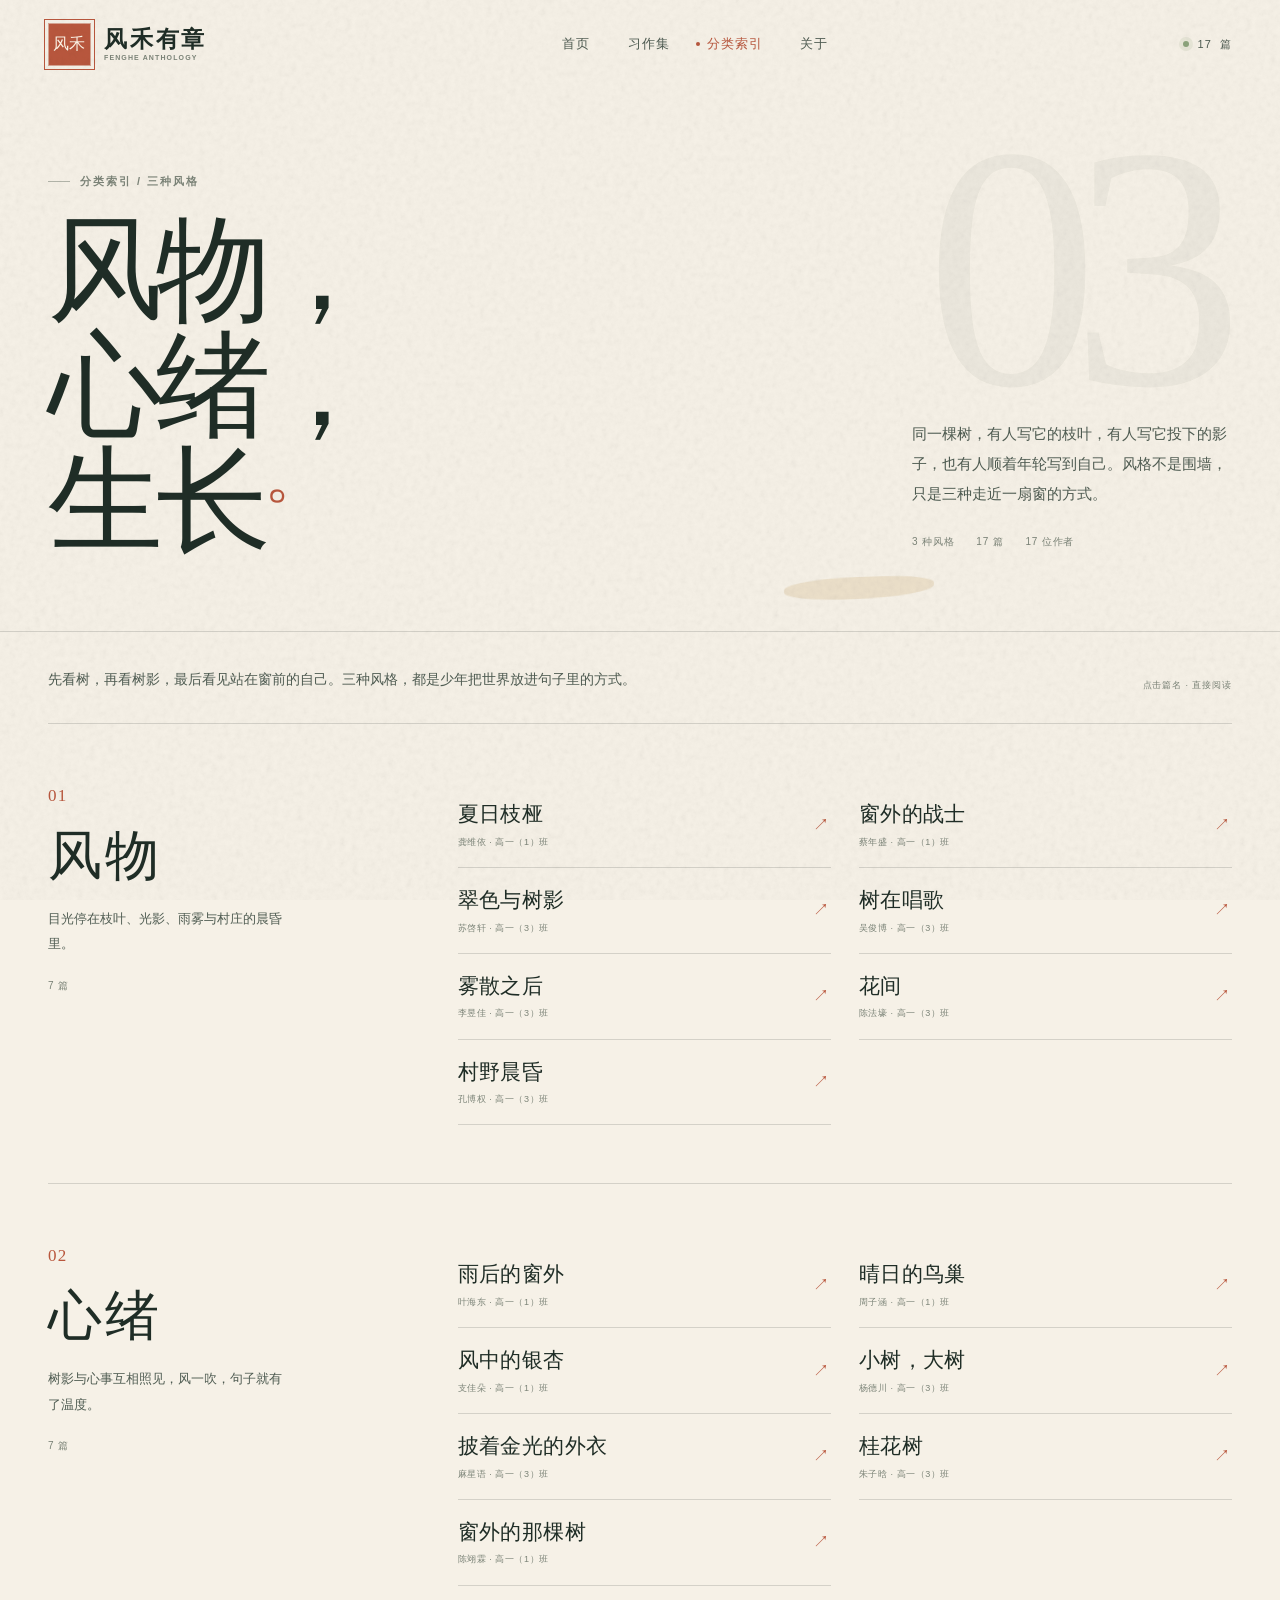
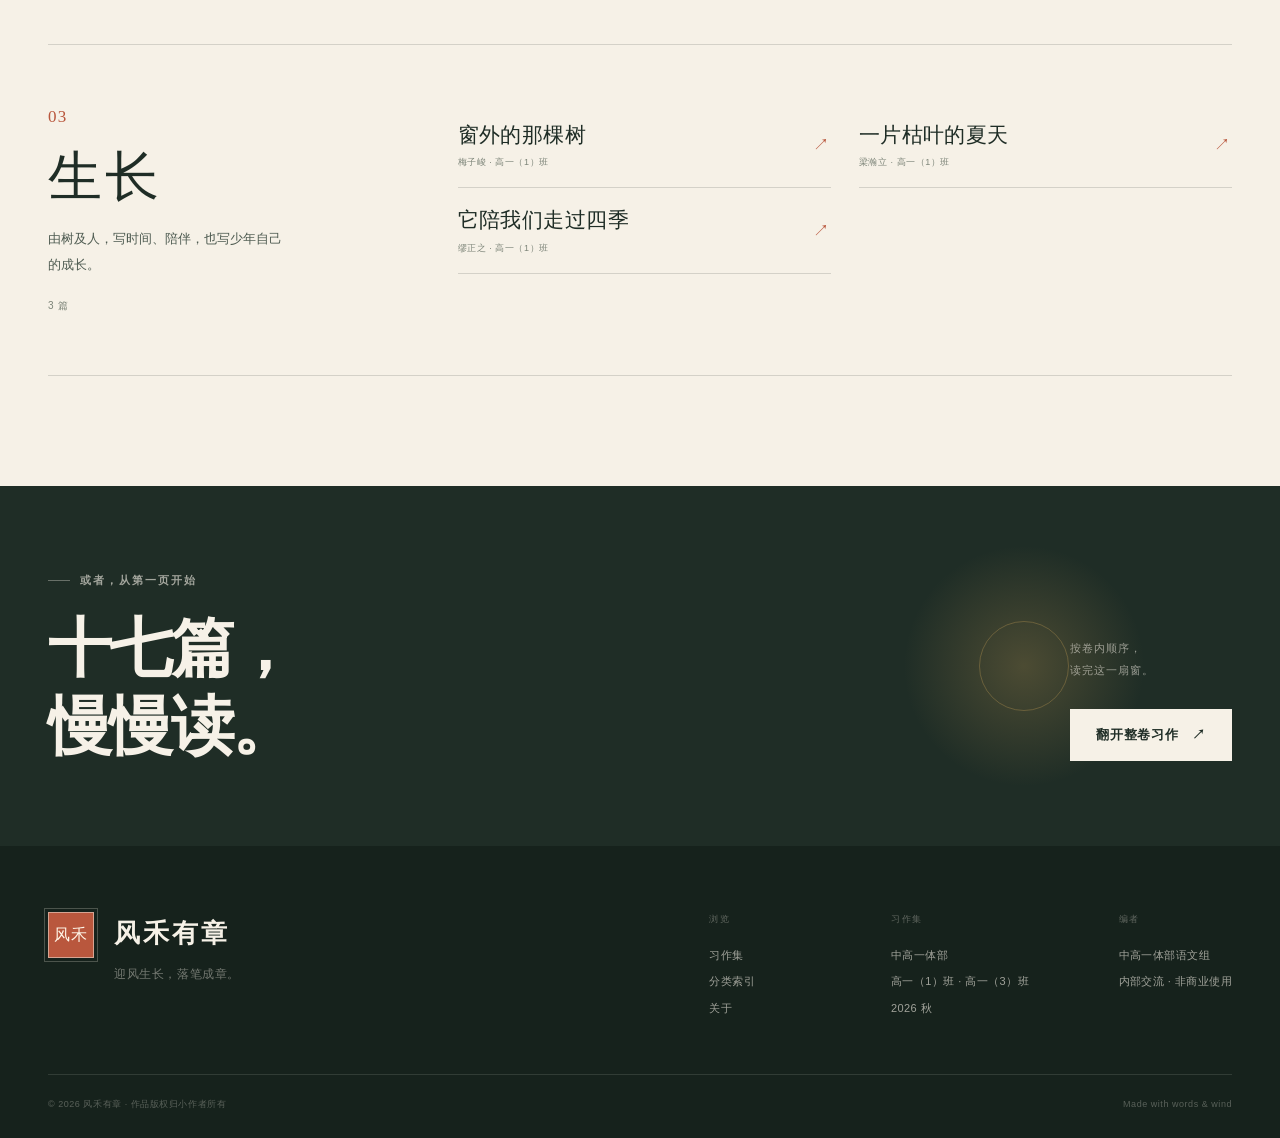
<file: gallery.html>
<!DOCTYPE html>
<html lang="zh-CN">
<head>
  <meta charset="UTF-8">
  <meta name="viewport" content="width=device-width, initial-scale=1.0">
  <meta name="description" content="风禾有章分类索引——按风物、心绪、生长三种风格阅读高一（1）班、高一（3）班习作。">
  <meta name="theme-color" content="#F6F1E7">
  <title>分类索引 · 风禾有章</title>
  <link rel="icon" href="assets/img/favicon.svg" type="image/svg+xml">
  <link rel="stylesheet" href="assets/css/style.css">
</head>
<body data-page="gallery">
  <a class="skip-link" href="#main">跳到正文</a>
  <div class="grain" aria-hidden="true"></div>

  <header class="site-header" data-header>
    <div class="header-inner">
      <a class="brand" href="index.html" aria-label="风禾有章首页">
        <span class="brand-seal">风禾</span>
        <span class="brand-type">
          <strong>风禾有章</strong>
          <small>FENGHE ANTHOLOGY</small>
        </span>
      </a>
      <nav class="desktop-nav" aria-label="主导航">
        <a href="index.html" data-nav="home">首页</a>
        <a href="essays.html" data-nav="essays">习作集</a>
        <a href="gallery.html" data-nav="gallery">分类索引</a>
        <a href="about.html" data-nav="about">关于</a>
      </nav>
      <div class="header-right">
        <span class="term-pill"><i></i><span data-total="essays">17</span> 篇</span>
        <button class="menu-toggle" type="button" aria-label="打开菜单" aria-expanded="false" aria-controls="mobileMenu" data-menu-toggle>
          <span></span><span></span>
        </button>
      </div>
    </div>
  </header>

  <div class="mobile-menu" id="mobileMenu" data-mobile-menu aria-hidden="true">
    <div class="mobile-menu-inner">
      <button class="menu-close" type="button" data-menu-close aria-label="关闭菜单"><span></span><span></span></button>
      <p class="mobile-menu-label">迎风生长，落笔成章。</p>
      <nav aria-label="移动端导航">
        <a href="index.html" data-nav="home"><span>01</span>首页</a>
        <a href="essays.html" data-nav="essays"><span>02</span>习作集</a>
        <a href="gallery.html" data-nav="gallery"><span>03</span>分类索引</a>
        <a href="about.html" data-nav="about"><span>04</span>关于</a>
      </nav>
      <div class="mobile-menu-foot">
        <span>中高一体部 · 高一（1）班 高一（3）班</span>
        <span>2026 秋</span>
      </div>
    </div>
  </div>

  <main id="main">
    <section class="page-hero">
      <div class="container page-hero-grid">
        <div>
          <p class="kicker load-in">分类索引 / 三种风格</p>
          <h1 class="load-in" data-load-delay="1">风物，<br>心绪，<br>生长<span class="title-dot">。</span></h1>
        </div>
        <aside class="page-hero-aside load-in" data-load-delay="2">
          <p>同一棵树，有人写它的枝叶，有人写它投下的影子，也有人顺着年轮写到自己。风格不是围墙，只是三种走近一扇窗的方式。</p>
          <div class="page-hero-meta">
            <span>3 种风格</span>
            <span><span data-total="essays">17</span> 篇</span>
            <span><span data-total="authors">17</span> 位作者</span>
          </div>
        </aside>
      </div>
      <span class="page-hero-index" aria-hidden="true">03</span>
      <span class="page-hero-brush" aria-hidden="true"></span>
    </section>

    <section class="category-index-section">
      <div class="container">
        <div class="category-intro reveal">
          <p>先看树，再看树影，最后看见站在窗前的自己。三种风格，都是少年把世界放进句子里的方式。</p>
          <span>点击篇名 · 直接阅读</span>
        </div>
        <div class="category-index" data-category-index></div>
      </div>
    </section>

    <section class="visit-strip">
      <div class="container visit-inner reveal">
        <div>
          <p class="kicker kicker--light">或者，从第一页开始</p>
          <h2>十七篇，<br>慢慢读。</h2>
        </div>
        <div class="visit-actions">
          <p>按卷内顺序，<br>读完这一扇窗。</p>
          <a class="btn btn--paper" href="essays.html">翻开整卷习作 <span aria-hidden="true">↗</span></a>
        </div>
        <div class="visit-sun" aria-hidden="true"></div>
      </div>
    </section>
  </main>

  <footer class="site-footer">
    <div class="container footer-inner">
      <div class="footer-brand">
        <span class="brand-seal">风禾</span>
        <div>
          <strong>风禾有章</strong>
          <p>迎风生长，落笔成章。</p>
        </div>
      </div>
      <div class="footer-nav">
        <div>
          <p class="footer-label">浏览</p>
          <a href="essays.html">习作集</a>
          <a href="gallery.html">分类索引</a>
          <a href="about.html">关于</a>
        </div>
        <div>
          <p class="footer-label">习作集</p>
          <span>中高一体部</span>
          <span>高一（1）班 · 高一（3）班</span>
          <span>2026 秋</span>
        </div>
        <div>
          <p class="footer-label">编者</p>
          <span>中高一体部语文组</span>
          <span>内部交流 · 非商业使用</span>
        </div>
      </div>
    </div>
    <div class="container footer-bottom">
      <span>© <span data-year>2026</span> 风禾有章 · 作品版权归小作者所有</span>
      <span>Made with words &amp; wind</span>
    </div>
  </footer>

  <script src="assets/js/data.js"></script>
  <script src="assets/js/site.js"></script>
</body>
</html>
</file>
<file: assets/css/style.css>
/* ============================================================
   青禾集 · 视觉系统
   纸感、墨绿、陶土红；宋体做骨架，黑体做呼吸。
   ============================================================ */

:root {
  --paper: #f6f1e7;
  --paper-light: #fbf8f0;
  --paper-deep: #eee6d7;
  --ink: #1f2d26;
  --ink-deep: #16221c;
  --ink-soft: #4f5c52;
  --muted: #7c8478;
  --sage: #788b6f;
  --sage-light: #bdcbb2;
  --terra: #b9573d;
  --terra-deep: #93422f;
  --gold: #c19a55;
  --line: rgba(31, 45, 38, 0.16);
  --line-light: rgba(246, 241, 231, 0.18);
  --serif: "Noto Serif SC", "Source Han Serif SC", "Songti SC", "STSong", "SimSun", serif;
  --sans: "Noto Sans SC", "PingFang SC", "Hiragino Sans GB", "Microsoft YaHei", sans-serif;
  --hand: "Kaiti SC", "STKaiti", "KaiTi", "楷体", serif;
  --ease: cubic-bezier(0.22, 1, 0.36, 1);
  --shadow-soft: 0 18px 50px rgba(47, 42, 31, 0.09);
  --shadow-card: 0 26px 70px rgba(47, 42, 31, 0.14);
  --container: 1240px;
}

*,
*::before,
*::after { box-sizing: border-box; }

html {
  scroll-behavior: smooth;
  -webkit-text-size-adjust: 100%;
}

section[id] { scroll-margin-top: 96px; }

body {
  margin: 0;
  background: var(--paper);
  color: var(--ink);
  font-family: var(--sans);
  font-size: 16px;
  line-height: 1.7;
  -webkit-font-smoothing: antialiased;
  text-rendering: optimizeLegibility;
  overflow-x: hidden;
}

body.is-locked { overflow: hidden; }

::selection {
  background: var(--terra);
  color: var(--paper-light);
}

img { display: block; max-width: 100%; }
a { color: inherit; text-decoration: none; }
button { font: inherit; color: inherit; }
button, a { -webkit-tap-highlight-color: transparent; }
p, h1, h2, h3, h4, blockquote, figure { margin: 0; }
ul, ol { margin: 0; padding: 0; list-style: none; }
[hidden] { display: none !important; }

:focus-visible {
  outline: 2px solid var(--terra);
  outline-offset: 4px;
}

.skip-link {
  position: fixed;
  top: 12px;
  left: 12px;
  z-index: 1000;
  padding: 10px 18px;
  background: var(--ink);
  color: var(--paper);
  transform: translateY(-160%);
  transition: transform 0.2s ease;
}
.skip-link:focus { transform: translateY(0); }

.grain {
  position: fixed;
  inset: 0;
  z-index: 999;
  pointer-events: none;
  opacity: 0.2;
  mix-blend-mode: multiply;
  background-image: url("data:image/svg+xml,%3Csvg viewBox='0 0 180 180' xmlns='http://www.w3.org/2000/svg'%3E%3Cfilter id='n'%3E%3CfeTurbulence type='fractalNoise' baseFrequency='.82' numOctaves='4' stitchTiles='stitch'/%3E%3CfeColorMatrix type='saturate' values='0'/%3E%3C/filter%3E%3Crect width='100%25' height='100%25' filter='url(%23n)' opacity='.55'/%3E%3C/svg%3E");
}

.container {
  width: min(var(--container), calc(100% - 96px));
  margin-inline: auto;
}

.sr-only {
  position: absolute;
  width: 1px;
  height: 1px;
  padding: 0;
  margin: -1px;
  overflow: hidden;
  clip: rect(0, 0, 0, 0);
  white-space: nowrap;
  border: 0;
}

/* ---------- 基础排版 ---------- */

h1, h2, h3, h4, blockquote {
  font-family: var(--serif);
  font-weight: 600;
}

.kicker {
  display: flex;
  align-items: center;
  gap: 10px;
  color: var(--muted);
  font-family: var(--sans);
  font-size: 11px;
  font-weight: 600;
  letter-spacing: 0.18em;
  line-height: 1.4;
  text-transform: uppercase;
}
.kicker::before {
  content: "";
  width: 22px;
  height: 1px;
  background: currentColor;
  opacity: 0.55;
}
.kicker--light { color: rgba(246, 241, 231, 0.62); }

.eyebrow {
  display: flex;
  align-items: center;
  gap: 14px;
  color: var(--ink-soft);
  font-size: 12px;
  font-weight: 500;
  letter-spacing: 0.14em;
}
.eyebrow-line { width: 42px; height: 1px; background: var(--terra); }

.link-arrow {
  display: inline-flex;
  align-items: center;
  gap: 12px;
  border-bottom: 1px solid var(--line);
  padding-bottom: 7px;
  font-size: 13px;
  font-weight: 600;
  letter-spacing: 0.04em;
  transition: color 0.25s ease, border-color 0.25s ease, gap 0.25s ease;
}
.link-arrow span {
  font-size: 17px;
  line-height: 1;
  transition: transform 0.25s var(--ease);
}
.link-arrow:hover { color: var(--terra); border-color: var(--terra); }
.link-arrow:hover span { transform: translateX(4px); }

.btn {
  display: inline-flex;
  align-items: center;
  justify-content: center;
  gap: 14px;
  min-height: 52px;
  padding: 0 25px;
  border: 1px solid transparent;
  font-size: 13px;
  font-weight: 600;
  letter-spacing: 0.05em;
  line-height: 1.2;
  transition: background 0.25s ease, color 0.25s ease, border-color 0.25s ease, transform 0.25s var(--ease);
}
.btn svg {
  width: 18px;
  height: 18px;
  fill: none;
  stroke: currentColor;
  stroke-width: 1.5;
  stroke-linecap: round;
  stroke-linejoin: round;
}
.btn--primary {
  background: var(--ink);
  color: var(--paper-light);
}
.btn--primary:hover {
  background: var(--terra);
  transform: translateY(-2px);
}
.btn--text {
  padding-inline: 4px;
  border-bottom-color: transparent;
  border-radius: 0;
}
.btn--text span { color: var(--terra); font-size: 16px; }
.btn--text:hover { color: var(--terra); }
.btn--paper {
  background: var(--paper);
  color: var(--ink);
}
.btn--paper:hover { background: var(--gold); transform: translateY(-2px); }

/* ---------- 页头 ---------- */

.site-header {
  position: fixed;
  top: 0;
  left: 0;
  right: 0;
  z-index: 100;
  border-bottom: 1px solid transparent;
  transition: background 0.35s ease, border-color 0.35s ease, backdrop-filter 0.35s ease;
}
.site-header.is-scrolled {
  background: rgba(246, 241, 231, 0.9);
  border-bottom-color: var(--line);
  -webkit-backdrop-filter: blur(16px);
  backdrop-filter: blur(16px);
}
.header-inner {
  width: min(var(--container), calc(100% - 96px));
  min-height: 88px;
  margin-inline: auto;
  display: flex;
  align-items: center;
  justify-content: space-between;
  gap: 32px;
}
.brand {
  display: inline-flex;
  align-items: center;
  gap: 13px;
  flex-shrink: 0;
}
.brand-seal {
  display: grid;
  place-items: center;
  width: 43px;
  height: 43px;
  border: 1px solid rgba(246, 241, 231, 0.5);
  outline: 1px solid var(--terra);
  outline-offset: 3px;
  background: var(--terra);
  color: #fff7e9;
  font-family: var(--hand);
  font-size: 16px;
  letter-spacing: 0.06em;
  line-height: 1;
  transition: transform 0.35s var(--ease);
}
.brand:hover .brand-seal { transform: rotate(-6deg); }
.brand-type { display: flex; flex-direction: column; gap: 1px; }
.brand-type strong {
  font-family: var(--serif);
  font-size: 23px;
  font-weight: 700;
  letter-spacing: 0.12em;
  line-height: 1.2;
}
.brand-type small {
  color: var(--muted);
  font-size: 7px;
  font-weight: 600;
  letter-spacing: 0.16em;
  line-height: 1.2;
}
.desktop-nav {
  display: flex;
  align-items: center;
  gap: 38px;
  margin-left: auto;
  margin-right: auto;
}
.desktop-nav a {
  position: relative;
  padding: 7px 0;
  color: var(--ink-soft);
  font-size: 13px;
  font-weight: 500;
  letter-spacing: 0.06em;
}
.desktop-nav a::after {
  content: "";
  position: absolute;
  left: 0;
  bottom: 0;
  width: 0;
  height: 1px;
  background: var(--terra);
  transition: width 0.3s var(--ease);
}
.desktop-nav a:hover { color: var(--ink); }
.desktop-nav a:hover::after { width: 100%; }
.desktop-nav a[aria-current="page"] { color: var(--terra); }
.desktop-nav a[aria-current="page"]::before {
  content: "";
  position: absolute;
  left: -11px;
  top: 50%;
  width: 4px;
  height: 4px;
  border-radius: 50%;
  background: var(--terra);
  transform: translateY(-50%);
}
.header-right { display: flex; align-items: center; gap: 22px; }
.term-pill {
  display: inline-flex;
  align-items: center;
  gap: 8px;
  white-space: nowrap;
  color: var(--ink-soft);
  font-size: 11px;
  letter-spacing: 0.1em;
}
.term-pill i {
  width: 6px;
  height: 6px;
  border-radius: 50%;
  background: #8ba37b;
  box-shadow: 0 0 0 4px rgba(139, 163, 123, 0.14);
}
.menu-toggle {
  display: none;
  position: relative;
  z-index: 120;
  width: 44px;
  height: 44px;
  padding: 0;
  border: 1px solid var(--line);
  border-radius: 50%;
  background: transparent;
  cursor: pointer;
}
.menu-toggle span {
  position: absolute;
  left: 13px;
  width: 16px;
  height: 1px;
  background: var(--ink);
  transition: transform 0.3s ease, top 0.3s ease;
}
.menu-toggle span:first-child { top: 18px; }
.menu-toggle span:last-child { top: 24px; }
.menu-toggle[aria-expanded="true"] { border-color: var(--line-light); }
.menu-toggle[aria-expanded="true"] span { background: var(--paper); }
.menu-toggle[aria-expanded="true"] span:first-child { top: 21px; transform: rotate(45deg); }
.menu-toggle[aria-expanded="true"] span:last-child { top: 21px; transform: rotate(-45deg); }

.mobile-menu {
  position: fixed;
  inset: 0;
  z-index: 110;
  background: var(--ink-deep);
  color: var(--paper);
  opacity: 0;
  visibility: hidden;
  clip-path: circle(0% at calc(100% - 54px) 54px);
  transition: clip-path 0.6s var(--ease), opacity 0.25s ease, visibility 0.25s;
}
.mobile-menu.is-open {
  opacity: 1;
  visibility: visible;
  clip-path: circle(150% at calc(100% - 54px) 54px);
}
.mobile-menu-inner {
  position: relative;
  width: min(var(--container), calc(100% - 64px));
  height: 100%;
  margin-inline: auto;
  padding: 130px 0 46px;
  display: flex;
  flex-direction: column;
}
.menu-close {
  position: absolute;
  top: 22px;
  right: 0;
  z-index: 2;
  width: 44px;
  height: 44px;
  padding: 0;
  border: 1px solid rgba(246, 241, 231, 0.28);
  border-radius: 50%;
  background: transparent;
  cursor: pointer;
}
.menu-close span {
  position: absolute;
  left: 13px;
  top: 21px;
  width: 16px;
  height: 1px;
  background: var(--paper);
}
.menu-close span:first-child { transform: rotate(45deg); }
.menu-close span:last-child { transform: rotate(-45deg); }
.mobile-menu-label {
  color: rgba(246, 241, 231, 0.5);
  font-family: var(--serif);
  font-size: 15px;
  letter-spacing: 0.06em;
}
.mobile-menu nav {
  margin-top: 48px;
  display: flex;
  flex-direction: column;
}
.mobile-menu nav a {
  display: flex;
  align-items: baseline;
  gap: 24px;
  padding: 15px 0;
  border-bottom: 1px solid var(--line-light);
  font-family: var(--serif);
  font-size: clamp(34px, 7vw, 48px);
  line-height: 1.2;
  transition: color 0.25s ease, padding-left 0.25s ease;
}
.mobile-menu nav a span {
  color: rgba(246, 241, 231, 0.35);
  font-family: var(--sans);
  font-size: 10px;
  letter-spacing: 0.15em;
}
.mobile-menu nav a:hover,
.mobile-menu nav a[aria-current="page"] { color: #d8a48d; padding-left: 8px; }
.mobile-menu-foot {
  margin-top: auto;
  display: flex;
  justify-content: space-between;
  color: rgba(246, 241, 231, 0.42);
  font-size: 11px;
  letter-spacing: 0.1em;
}

/* ---------- 首页 Hero ---------- */

.hero {
  min-height: 860px;
  padding-top: 150px;
  padding-bottom: 88px;
  display: grid;
  grid-template-columns: minmax(0, 0.94fr) minmax(440px, 1.06fr);
  align-items: center;
  gap: 34px;
}
.hero-copy { position: relative; z-index: 3; }
.hero-title {
  margin-top: 26px;
  font-size: clamp(58px, 6.4vw, 92px);
  line-height: 1.08;
  letter-spacing: -0.045em;
  font-weight: 600;
}
.hero-title .ink-accent {
  position: relative;
  z-index: 0;
  color: var(--terra);
  white-space: nowrap;
}
.hero-title .ink-accent::after {
  content: "";
  position: absolute;
  z-index: -1;
  left: 1%;
  right: -1%;
  bottom: 6%;
  height: 22%;
  background: rgba(193, 154, 85, 0.32);
  transform: rotate(-1.2deg);
  border-radius: 48% 22% 42% 26%;
}
.title-dot { color: var(--terra); }
.hero-intro {
  max-width: 500px;
  margin-top: 30px;
  color: var(--ink-soft);
  font-size: 15px;
  line-height: 1.95;
  letter-spacing: 0.02em;
}
.hero-cta {
  display: flex;
  align-items: center;
  flex-wrap: wrap;
  gap: 24px;
  margin-top: 36px;
}
.hero-foot {
  display: flex;
  align-items: center;
  flex-wrap: wrap;
  gap: 12px;
  margin-top: 56px;
  color: var(--muted);
  font-size: 11px;
  letter-spacing: 0.08em;
}
.hero-foot-label { color: var(--ink-soft); }
.hero-foot-theme {
  color: var(--terra);
  font-family: var(--serif);
  font-size: 17px;
  font-weight: 600;
  letter-spacing: 0.16em;
}
.hero-foot-dash { width: 36px; height: 1px; background: var(--line); }
.hero-foot-count { letter-spacing: 0.03em; }

.hero-stage {
  position: relative;
  align-self: stretch;
  min-height: 650px;
}
.stage-wash {
  position: absolute;
  inset: 8% 2% 3% 6%;
  background:
    radial-gradient(circle at 70% 18%, rgba(255, 247, 220, 0.86) 0 7%, transparent 28%),
    linear-gradient(155deg, #dde4d0 0%, #e9e4d0 52%, #e9d9bd 100%);
  border-radius: 48% 48% 14px 14px;
  opacity: 0.9;
}
.stage-wash::after {
  content: "";
  position: absolute;
  inset: 18px;
  border: 1px solid rgba(31, 45, 38, 0.11);
  border-radius: inherit;
}
.stage-orbit {
  position: absolute;
  top: 1%;
  right: 0;
  width: 168px;
  height: 168px;
  color: var(--ink-soft);
  animation: orbit 42s linear infinite;
  z-index: 2;
}
.stage-orbit text {
  font-family: var(--sans);
  font-size: 8.4px;
  font-weight: 500;
  letter-spacing: 0.28em;
  fill: currentColor;
}
@keyframes orbit { to { transform: rotate(360deg); } }
.stage-type {
  position: absolute;
  left: 1%;
  bottom: 5%;
  color: transparent;
  -webkit-text-stroke: 1px rgba(31, 45, 38, 0.15);
  font-family: var(--sans);
  font-size: 108px;
  font-weight: 700;
  line-height: 0.8;
  letter-spacing: -0.06em;
  pointer-events: none;
  z-index: 0;
}
.hero-art {
  position: absolute;
  display: block;
  padding: 11px 11px 0;
  background: #fcf8ef;
  box-shadow: var(--shadow-card);
  transition: transform 0.5s var(--ease), box-shadow 0.5s var(--ease), z-index 0s;
}
.hero-art .art-mat {
  display: block;
  overflow: hidden;
  background: var(--paper-deep);
}
.hero-art img {
  width: 100%;
  height: 100%;
  object-fit: cover;
  transition: transform 0.8s var(--ease);
}
.hero-art--main {
  width: 48%;
  left: 4%;
  top: 20%;
  transform: rotate(-4deg);
  z-index: 3;
}
.hero-art--main .art-mat { aspect-ratio: 4 / 5; }
.hero-art--side {
  width: 32%;
  right: 2%;
  top: 6%;
  transform: rotate(4deg);
  z-index: 2;
}
.hero-art--side .art-mat { aspect-ratio: 4 / 5; }
.hero-art--wide {
  width: 50%;
  right: 2%;
  bottom: 15%;
  transform: rotate(2.5deg);
  z-index: 4;
}
.hero-art--wide .art-mat { aspect-ratio: 10 / 7; }
.hero-art-caption {
  display: flex;
  flex-direction: column;
  gap: 1px;
  padding: 10px 2px 12px;
}
.hero-art-caption strong {
  font-family: var(--serif);
  font-size: 14px;
  font-weight: 600;
  letter-spacing: 0.07em;
}
.hero-art-caption em {
  color: var(--muted);
  font-size: 9px;
  font-style: normal;
  letter-spacing: 0.08em;
}
.hero-art:hover {
  transform: rotate(0) translateY(-9px);
  box-shadow: 0 34px 80px rgba(47, 42, 31, 0.2);
  z-index: 7;
}
.hero-art:hover img { transform: scale(1.025); }
.tape {
  position: absolute;
  z-index: 5;
  width: 76px;
  height: 22px;
  background: rgba(224, 209, 178, 0.72);
  border-left: 1px dashed rgba(120, 100, 71, 0.25);
  border-right: 1px dashed rgba(120, 100, 71, 0.25);
  -webkit-backdrop-filter: blur(2px);
  backdrop-filter: blur(2px);
  box-shadow: 0 2px 5px rgba(70, 58, 38, 0.08);
}
.tape--one { top: -10px; left: 28%; transform: rotate(-3deg); }
.tape--two { top: -8px; right: 20%; transform: rotate(6deg); width: 62px; }
.tape--three { top: -9px; left: 35%; transform: rotate(-2deg); width: 86px; }
.stage-label {
  position: absolute;
  left: 0;
  bottom: 1%;
  z-index: 8;
  display: flex;
  align-items: center;
  gap: 12px;
  color: var(--ink-soft);
  font-size: 9px;
  line-height: 1.7;
  letter-spacing: 0.08em;
}
.stage-label-seal {
  display: grid;
  place-items: center;
  width: 31px;
  height: 31px;
  border: 1px solid var(--terra);
  color: var(--terra);
  font-family: var(--hand);
  font-size: 15px;
}
.stage-label em { color: var(--muted); font-style: normal; letter-spacing: 0.03em; }

/* ---------- 跑马灯 ---------- */

.ticker {
  overflow: hidden;
  border-top: 1px solid var(--line);
  border-bottom: 1px solid var(--line);
  padding: 15px 0;
  background: rgba(251, 248, 240, 0.34);
}
.ticker-track {
  display: flex;
  align-items: center;
  gap: 30px;
  width: max-content;
  animation: ticker 38s linear infinite;
}
.ticker-track span {
  font-family: var(--serif);
  font-size: 12px;
  letter-spacing: 0.16em;
  white-space: nowrap;
}
.ticker-track i {
  color: var(--terra);
  font-size: 9px;
  font-style: normal;
}
@keyframes ticker { to { transform: translateX(-50%); } }

/* ---------- 通用 section ---------- */

.section { padding: 126px 0; }
.section-rail {
  display: flex;
  flex-direction: column;
  align-items: flex-start;
  gap: 18px;
}
.section-no {
  color: var(--terra);
  font-family: var(--serif);
  font-size: 58px;
  font-weight: 400;
  line-height: 1;
  letter-spacing: -0.04em;
}
.section-rail-text {
  color: var(--muted);
  font-size: 10px;
  letter-spacing: 0.22em;
  writing-mode: vertical-rl;
}
.intro-section {
  display: grid;
  grid-template-columns: 170px minmax(0, 1fr);
  gap: 42px;
  padding-bottom: 70px;
}
.intro-main {
  display: grid;
  grid-template-columns: minmax(0, 0.92fr) minmax(0, 1fr);
  gap: clamp(48px, 8vw, 110px);
  align-items: start;
}
.intro-heading h2 {
  margin-top: 20px;
  font-size: clamp(42px, 4.6vw, 62px);
  line-height: 1.22;
  letter-spacing: -0.035em;
}
.intro-lead {
  margin-bottom: 22px;
  color: var(--ink);
  font-family: var(--serif);
  font-size: clamp(20px, 2vw, 25px);
  line-height: 1.7;
  letter-spacing: 0.015em;
}
.intro-copy > p:not(.intro-lead) {
  color: var(--ink-soft);
  font-size: 14px;
  line-height: 2;
  letter-spacing: 0.015em;
}
.intro-copy > p + p { margin-top: 16px; }
.intro-stats {
  display: flex;
  gap: clamp(30px, 5vw, 62px);
  margin-top: 42px;
  padding-top: 28px;
  border-top: 1px solid var(--line);
}
.intro-stats div { display: flex; flex-direction: column; gap: 2px; }
.intro-stats strong {
  font-family: var(--serif);
  font-size: 40px;
  font-weight: 400;
  line-height: 1;
  letter-spacing: -0.03em;
}
.intro-stats span {
  color: var(--muted);
  font-size: 10px;
  letter-spacing: 0.12em;
}

/* ---------- 引言海报 ---------- */

.quote-feature { padding-bottom: 100px; }
.quote-feature-inner {
  position: relative;
  overflow: hidden;
  display: grid;
  grid-template-columns: 110px minmax(0, 1fr) auto;
  align-items: center;
  gap: 28px;
  min-height: 390px;
  padding: 62px 64px 62px 48px;
  background:
    radial-gradient(circle at 85% 20%, rgba(193, 154, 85, 0.18), transparent 34%),
    radial-gradient(circle at 8% 95%, rgba(120, 139, 111, 0.22), transparent 28%),
    var(--ink);
  color: var(--paper-light);
  overflow: hidden;
}
.quote-feature-inner::before {
  content: "";
  position: absolute;
  inset: 16px;
  border: 1px solid rgba(246, 241, 231, 0.11);
  pointer-events: none;
}
.quote-feature-mark {
  align-self: start;
  color: var(--gold);
  font-family: Georgia, serif;
  font-size: 130px;
  line-height: 0.8;
  opacity: 0.8;
}
.quote-feature-copy { position: relative; z-index: 1; }
.quote-feature blockquote {
  margin-top: 22px;
  font-size: clamp(30px, 3.8vw, 49px);
  font-weight: 500;
  line-height: 1.42;
  letter-spacing: -0.02em;
}
.quote-source {
  margin-top: 24px;
  color: rgba(246, 241, 231, 0.52);
  font-size: 11px;
  letter-spacing: 0.1em;
}
.round-link {
  position: relative;
  z-index: 2;
  flex-shrink: 0;
  display: grid;
  place-items: center;
  gap: 3px;
  width: 104px;
  height: 104px;
  border: 1px solid var(--line-light);
  border-radius: 50%;
  background: transparent;
  color: var(--paper);
  font-size: 10px;
  letter-spacing: 0.1em;
  cursor: pointer;
  transition: background 0.3s ease, color 0.3s ease, transform 0.3s var(--ease), border-color 0.3s ease;
}
.round-link svg {
  width: 22px;
  height: 22px;
  fill: none;
  stroke: currentColor;
  stroke-width: 1.2;
  stroke-linecap: round;
  stroke-linejoin: round;
}
.round-link:hover {
  background: var(--paper);
  color: var(--ink);
  border-color: var(--paper);
  transform: rotate(6deg);
}
.quote-feature-seal {
  position: absolute;
  right: 38px;
  bottom: 30px;
  display: grid;
  place-items: center;
  width: 38px;
  height: 60px;
  border: 1px solid rgba(185, 87, 61, 0.7);
  color: #d38a73;
  font-family: var(--hand);
  font-size: 13px;
  writing-mode: vertical-rl;
  letter-spacing: 0.15em;
  opacity: 0.9;
}

/* ---------- section 标题 ---------- */

.section-head {
  display: grid;
  grid-template-columns: minmax(0, 1fr) minmax(260px, 340px);
  gap: 60px;
  align-items: end;
  margin-bottom: 54px;
}
.section-head h2 {
  margin-top: 20px;
  font-size: clamp(40px, 4.4vw, 58px);
  line-height: 1.2;
  letter-spacing: -0.035em;
}
.section-head-side {
  padding-bottom: 5px;
  display: flex;
  flex-direction: column;
  align-items: flex-start;
  gap: 24px;
}
.section-head-side p {
  color: var(--ink-soft);
  font-size: 13px;
  line-height: 1.9;
}

/* ---------- 首页作文卡片 ---------- */

.home-essays {
  display: grid;
  grid-template-columns: 1.14fr 0.93fr 0.93fr;
  gap: 22px;
  align-items: stretch;
}
.essay-card {
  position: relative;
  display: flex;
  flex-direction: column;
  min-width: 0;
  background: var(--paper-light);
  border: 1px solid var(--line);
  box-shadow: 0 0 0 rgba(47, 42, 31, 0);
  transition: transform 0.35s var(--ease), box-shadow 0.35s ease, border-color 0.35s ease;
}
.essay-card:hover {
  transform: translateY(-6px);
  border-color: rgba(31, 45, 38, 0.28);
  box-shadow: var(--shadow-soft);
}
.essay-card--dark {
  background: var(--ink);
  border-color: var(--ink);
  color: var(--paper-light);
}
.essay-card--dark:hover { box-shadow: 0 26px 60px rgba(31, 45, 38, 0.22); }
.work-open {
  display: flex;
  flex-direction: column;
  flex: 1;
  width: 100%;
  padding: 28px 28px 24px;
  text-align: left;
  background: transparent;
  border: 0;
  cursor: pointer;
}
.essay-card--dark .work-open { padding: 34px 32px 28px; }
.essay-card-index {
  color: rgba(31, 45, 38, 0.24);
  font-family: var(--serif);
  font-size: 14px;
  letter-spacing: 0.08em;
}
.essay-card--dark .essay-card-index { color: rgba(246, 241, 231, 0.35); }
.essay-card-top {
  display: flex;
  align-items: center;
  justify-content: space-between;
  gap: 16px;
}
.essay-chip,
.art-chip {
  display: inline-flex;
  align-items: center;
  gap: 6px;
  padding: 4px 10px;
  border: 1px solid var(--line);
  border-radius: 99px;
  color: var(--ink-soft);
  font-size: 9px;
  letter-spacing: 0.08em;
  line-height: 1.5;
  white-space: nowrap;
}
.essay-card--dark .essay-chip {
  border-color: var(--line-light);
  color: rgba(246, 241, 231, 0.62);
}
.essay-card .essay-card-title {
  display: block;
  margin-top: 34px;
  font-family: var(--serif);
  font-size: clamp(24px, 2.3vw, 31px);
  font-weight: 600;
  line-height: 1.35;
  letter-spacing: -0.02em;
}
.essay-card--dark .essay-card-title {
  margin-top: 48px;
  font-size: clamp(33px, 3.2vw, 42px);
  line-height: 1.3;
}
.essay-card-excerpt {
  margin-top: 18px;
  color: var(--ink-soft);
  font-family: var(--serif);
  font-size: 13px;
  line-height: 1.95;
}
.essay-card--dark .essay-card-excerpt {
  color: rgba(246, 241, 231, 0.68);
  font-size: 14px;
}
.essay-card-quote {
  margin-top: 26px;
  padding-left: 16px;
  border-left: 1px solid var(--terra);
  color: rgba(246, 241, 231, 0.9);
  font-family: var(--serif);
  font-size: 17px;
  line-height: 1.8;
}
.essay-card-foot {
  display: flex;
  align-items: center;
  justify-content: space-between;
  gap: 12px;
  margin-top: auto;
  padding-top: 34px;
  color: var(--muted);
  font-size: 10px;
  letter-spacing: 0.08em;
}
.essay-card--dark .essay-card-foot { color: rgba(246, 241, 231, 0.48); }
.essay-card-foot .foot-arrow {
  color: var(--terra);
  font-size: 17px;
  line-height: 1;
  transition: transform 0.3s var(--ease);
}
.essay-card:hover .foot-arrow { transform: translate(4px, -4px); }
.essay-card-author { display: flex; align-items: baseline; gap: 7px; }
.essay-card-author strong {
  color: var(--ink);
  font-family: var(--serif);
  font-size: 12px;
  font-weight: 600;
  letter-spacing: 0.04em;
}
.essay-card--dark .essay-card-author strong { color: var(--paper-light); }

/* ---------- 首页画作 ---------- */

.art-section {
  position: relative;
  padding: 110px 0 95px;
  background: #ede7d9;
  border-top: 1px solid var(--line);
  border-bottom: 1px solid var(--line);
}
.art-section::before {
  content: "";
  position: absolute;
  inset: 0;
  background:
    radial-gradient(circle at 90% 8%, rgba(193, 154, 85, 0.18), transparent 24%),
    radial-gradient(circle at 4% 88%, rgba(120, 139, 111, 0.14), transparent 26%);
  pointer-events: none;
}
.section-head--art { position: relative; z-index: 1; }
.home-art-grid {
  position: relative;
  z-index: 1;
  column-count: 2;
  column-gap: 34px;
}
.art-tile {
  display: inline-block;
  width: 100%;
  margin: 0 0 38px;
  break-inside: avoid;
}
.art-tile:nth-child(2) { padding-top: 54px; }
.art-tile:nth-child(3) { padding-top: 0; }
.art-tile:nth-child(4) { padding-top: 20px; }
.art-open {
  display: block;
  width: 100%;
  padding: 0;
  border: 0;
  background: transparent;
  text-align: left;
  cursor: pointer;
}
.art-tile-frame {
  position: relative;
  display: block;
  overflow: hidden;
  padding: 13px;
  background: #fcf8ef;
  box-shadow: var(--shadow-soft);
  transition: transform 0.45s var(--ease), box-shadow 0.45s ease;
}
.art-open:hover .art-tile-frame {
  transform: translateY(-6px) rotate(-0.35deg);
  box-shadow: var(--shadow-card);
}
.art-tile-frame::after {
  content: "";
  position: absolute;
  inset: 13px;
  border: 1px solid rgba(31, 45, 38, 0.08);
  pointer-events: none;
}
.art-tile-frame img {
  width: 100%;
  height: auto;
  transition: transform 0.8s var(--ease);
}
.art-open:hover .art-tile-frame img { transform: scale(1.02); }
.art-tile-caption {
  display: flex;
  align-items: baseline;
  justify-content: space-between;
  gap: 18px;
  padding: 16px 2px 0;
}
.art-tile-caption strong {
  font-family: var(--serif);
  font-size: 20px;
  font-weight: 600;
  letter-spacing: 0.03em;
}
.art-tile-caption span {
  color: var(--muted);
  font-size: 10px;
  letter-spacing: 0.08em;
  white-space: nowrap;
}
.art-tile-note {
  margin-top: 5px;
  color: var(--ink-soft);
  font-size: 11px;
  line-height: 1.7;
  letter-spacing: 0.02em;
}
.art-section-foot {
  position: relative;
  z-index: 1;
  display: flex;
  align-items: center;
  gap: 18px;
  margin-top: 22px;
  padding-top: 24px;
  border-top: 1px solid var(--line);
  color: var(--muted);
  font-size: 10px;
  letter-spacing: 0.06em;
}
.art-section-line { flex: 1; height: 1px; background: var(--line); }
.art-section-foot .link-arrow { flex-shrink: 0; border-bottom-color: transparent; }

/* ---------- 老师的话 ---------- */

.teacher-section {
  display: grid;
  grid-template-columns: 280px minmax(0, 1fr);
  gap: clamp(48px, 8vw, 110px);
  align-items: start;
  padding-top: 118px;
  padding-bottom: 125px;
}
.teacher-rail {
  position: sticky;
  top: 140px;
  display: flex;
  flex-direction: column;
  align-items: flex-start;
}
.teacher-rail h2 {
  margin-top: 22px;
  font-size: clamp(42px, 4vw, 56px);
  line-height: 1.24;
  letter-spacing: -0.035em;
}
.teacher-stamp {
  display: grid;
  place-items: center;
  width: 72px;
  height: 72px;
  margin-top: 40px;
  border: 1px solid rgba(185, 87, 61, 0.5);
  border-radius: 50%;
  color: var(--terra);
  font-family: var(--hand);
  font-size: 15px;
  letter-spacing: 0.12em;
  transform: rotate(-12deg);
  opacity: 0.8;
}
.teacher-letter {
  position: relative;
  max-width: 750px;
  padding: 64px 64px 58px;
  background:
    linear-gradient(rgba(255, 251, 241, 0.7), rgba(255, 251, 241, 0.7)),
    repeating-linear-gradient(0deg, transparent 0 31px, rgba(31, 45, 38, 0.06) 31px 32px);
  background-color: #fbf6e9;
  box-shadow: 0 30px 80px rgba(69, 55, 36, 0.1);
  transform: rotate(0.8deg);
  border: 1px solid rgba(31, 45, 38, 0.08);
}
.letter-tape {
  position: absolute;
  top: -12px;
  left: 50%;
  width: 108px;
  height: 26px;
  background: rgba(218, 200, 166, 0.7);
  transform: translateX(-50%) rotate(-1deg);
  box-shadow: 0 2px 5px rgba(70, 58, 38, 0.08);
}
.letter-date {
  color: var(--muted);
  font-size: 10px;
  letter-spacing: 0.13em;
}
.letter-greeting {
  margin-top: 34px;
  font-family: var(--serif);
  font-size: 25px;
  letter-spacing: 0.03em;
}
.teacher-letter > p:not(.letter-date):not(.letter-greeting) {
  margin-top: 17px;
  color: var(--ink-soft);
  font-family: var(--serif);
  font-size: 15px;
  line-height: 2.15;
  letter-spacing: 0.02em;
}
.teacher-letter > p:first-of-type { margin-top: 24px; }
.letter-sign {
  display: flex;
  align-items: flex-end;
  justify-content: flex-end;
  gap: 14px;
  margin-top: 36px;
}
.letter-sign span {
  font-family: var(--hand);
  font-size: 30px;
  letter-spacing: 0.05em;
}
.letter-sign small {
  padding-bottom: 7px;
  color: var(--muted);
  font-size: 9px;
  letter-spacing: 0.08em;
}
.teacher-letter-seal {
  position: absolute;
  right: 58px;
  bottom: 26px;
  display: grid;
  place-items: center;
  width: 36px;
  height: 36px;
  border: 1px solid rgba(185, 87, 61, 0.55);
  color: var(--terra);
  font-family: var(--hand);
  font-size: 12px;
  transform: rotate(-8deg);
  opacity: 0.7;
}

/* ---------- 首页底部 CTA ---------- */

.visit-strip {
  position: relative;
  overflow: hidden;
  background: var(--ink);
  color: var(--paper);
}
.visit-inner {
  position: relative;
  min-height: 360px;
  padding-top: 80px;
  padding-bottom: 80px;
  display: grid;
  grid-template-columns: 1fr auto;
  align-items: end;
  gap: 60px;
}
.visit-inner h2 {
  position: relative;
  z-index: 1;
  margin-top: 22px;
  font-size: clamp(40px, 5vw, 66px);
  line-height: 1.22;
  letter-spacing: -0.04em;
}
.visit-actions {
  position: relative;
  z-index: 1;
  display: flex;
  flex-direction: column;
  align-items: flex-start;
  gap: 28px;
  padding-bottom: 5px;
}
.visit-actions p {
  color: rgba(246, 241, 231, 0.55);
  font-size: 11px;
  line-height: 2;
  letter-spacing: 0.08em;
}
.visit-sun {
  position: absolute;
  right: 7%;
  top: 50%;
  width: 250px;
  height: 250px;
  border-radius: 50%;
  background: radial-gradient(circle, rgba(193, 154, 85, 0.28), rgba(193, 154, 85, 0) 68%);
  transform: translateY(-50%);
  pointer-events: none;
}
.visit-sun::after {
  content: "";
  position: absolute;
  inset: 32%;
  border: 1px solid rgba(193, 154, 85, 0.35);
  border-radius: 50%;
}

/* ---------- 页脚 ---------- */

.site-footer {
  background: var(--ink-deep);
  color: var(--paper);
  padding: 66px 0 26px;
}
.footer-inner {
  display: flex;
  justify-content: space-between;
  gap: 80px;
  padding-bottom: 56px;
}
.footer-brand { display: flex; gap: 20px; align-items: flex-start; }
.footer-brand .brand-seal { width: 46px; height: 46px; outline-color: rgba(246, 241, 231, 0.24); }
.footer-brand strong {
  font-family: var(--serif);
  font-size: 26px;
  font-weight: 600;
  letter-spacing: 0.12em;
}
.footer-brand p {
  margin-top: 8px;
  color: rgba(246, 241, 231, 0.42);
  font-family: var(--serif);
  font-size: 12px;
  letter-spacing: 0.05em;
}
.footer-nav {
  display: flex;
  gap: clamp(46px, 7vw, 100px);
}
.footer-nav > div { display: flex; flex-direction: column; gap: 8px; min-width: 92px; }
.footer-label {
  margin-bottom: 10px;
  color: rgba(246, 241, 231, 0.33);
  font-size: 9px;
  letter-spacing: 0.18em;
  text-transform: uppercase;
}
.footer-nav a,
.footer-nav span {
  color: rgba(246, 241, 231, 0.62);
  font-size: 11px;
  letter-spacing: 0.04em;
  transition: color 0.2s ease;
}
.footer-nav a:hover { color: var(--paper); }
.footer-bottom {
  display: flex;
  justify-content: space-between;
  gap: 24px;
  padding-top: 22px;
  border-top: 1px solid rgba(246, 241, 231, 0.12);
  color: rgba(246, 241, 231, 0.3);
  font-size: 9px;
  letter-spacing: 0.06em;
}

/* ---------- 内页头 ---------- */

.page-hero {
  position: relative;
  padding: 174px 0 72px;
  border-bottom: 1px solid var(--line);
  overflow: hidden;
}
.page-hero-grid {
  display: grid;
  grid-template-columns: minmax(0, 1fr) 320px;
  gap: 70px;
  align-items: end;
}
.page-hero h1 {
  position: relative;
  z-index: 1;
  margin-top: 24px;
  font-size: clamp(66px, 9vw, 128px);
  line-height: 1;
  letter-spacing: -0.06em;
  font-weight: 500;
}
.page-hero h1 .title-dot { font-size: 0.55em; vertical-align: top; }
.page-hero-aside {
  position: relative;
  z-index: 1;
  padding-bottom: 9px;
}
.page-hero-aside p {
  color: var(--ink-soft);
  font-family: var(--serif);
  font-size: 15px;
  line-height: 2;
}
.page-hero-meta {
  display: flex;
  gap: 22px;
  margin-top: 24px;
  color: var(--muted);
  font-size: 10px;
  letter-spacing: 0.08em;
}
.page-hero-index {
  position: absolute;
  right: 5%;
  top: 130px;
  color: rgba(31, 45, 38, 0.045);
  font-family: var(--serif);
  font-size: clamp(180px, 27vw, 380px);
  line-height: 0.8;
  letter-spacing: -0.08em;
  pointer-events: none;
  user-select: none;
}
.page-hero-brush {
  position: absolute;
  right: 27%;
  bottom: 32px;
  width: 150px;
  height: 22px;
  background: rgba(193, 154, 85, 0.2);
  border-radius: 50% 35% 55% 40%;
  transform: rotate(-2deg);
}

/* ---------- 筛选与搜索 ---------- */

.toolbar {
  position: sticky;
  top: 88px;
  z-index: 30;
  border-bottom: 1px solid var(--line);
  background: rgba(246, 241, 231, 0.92);
  -webkit-backdrop-filter: blur(14px);
  backdrop-filter: blur(14px);
}
.toolbar-inner {
  display: flex;
  align-items: center;
  justify-content: space-between;
  gap: 28px;
  min-height: 77px;
}
.filter-group {
  display: flex;
  align-items: center;
  gap: 4px;
  flex-wrap: wrap;
}
.filter-btn {
  padding: 8px 14px;
  border: 1px solid transparent;
  border-radius: 999px;
  background: transparent;
  color: var(--ink-soft);
  font-size: 11px;
  letter-spacing: 0.05em;
  cursor: pointer;
  transition: color 0.2s ease, background 0.2s ease, border-color 0.2s ease;
}
.filter-btn:hover { color: var(--ink); border-color: var(--line); }
.filter-btn.is-active {
  background: var(--ink);
  border-color: var(--ink);
  color: var(--paper);
}
.search-box {
  position: relative;
  display: flex;
  align-items: center;
  min-width: 228px;
  border-bottom: 1px solid var(--line);
}
.search-box svg {
  width: 16px;
  height: 16px;
  flex-shrink: 0;
  fill: none;
  stroke: var(--muted);
  stroke-width: 1.5;
  stroke-linecap: round;
}
.search-box input {
  width: 100%;
  padding: 10px 28px 10px 10px;
  border: 0;
  outline: 0;
  background: transparent;
  color: var(--ink);
  font-family: var(--sans);
  font-size: 12px;
}
.search-box input::placeholder { color: #9b9f93; }
.search-clear {
  position: absolute;
  right: 0;
  display: none;
  width: 24px;
  height: 24px;
  padding: 0;
  border: 0;
  background: transparent;
  color: var(--muted);
  font-size: 16px;
  cursor: pointer;
}
.search-clear.is-visible { display: block; }
.list-meta {
  display: flex;
  justify-content: space-between;
  align-items: center;
  gap: 24px;
  padding: 32px 0 26px;
  color: var(--muted);
  font-size: 10px;
  letter-spacing: 0.08em;
}
.list-meta strong { color: var(--ink-soft); font-weight: 500; }
.toolbar-count {
  flex-shrink: 0;
  color: var(--muted);
  font-size: 10px;
  letter-spacing: 0.08em;
  white-space: nowrap;
}
.toolbar-count strong {
  color: var(--ink-soft);
  font-family: var(--serif);
  font-size: 18px;
  font-weight: 500;
  letter-spacing: 0.02em;
}

/* ---------- 作文列表 ---------- */

.essay-list-section { padding: 0 0 120px; }
.essay-list {
  display: grid;
  grid-template-columns: repeat(2, minmax(0, 1fr));
  gap: 22px;
}
.essay-list .essay-card { min-height: 330px; }
.essay-list .essay-card:nth-child(4n + 2),
.essay-list .essay-card:nth-child(4n + 3) { background: #f0eadc; }
.essay-list .work-open { padding: 30px 30px 26px; }
.essay-list .essay-card .essay-card-title { margin-top: 28px; font-size: clamp(26px, 2.5vw, 34px); }
.essay-list .essay-card-excerpt {
  display: -webkit-box;
  -webkit-line-clamp: 3;
  -webkit-box-orient: vertical;
  overflow: hidden;
}
.essay-list .essay-card-foot { padding-top: 28px; }
.essay-list .essay-card-tags { display: flex; gap: 6px; }
.essay-tag {
  color: var(--muted);
  font-size: 9px;
  letter-spacing: 0.06em;
}
.essay-tag::before { content: "#"; opacity: 0.5; }
.empty-state {
  padding: 80px 20px;
  border: 1px dashed var(--line);
  text-align: center;
}
.empty-state strong {
  display: block;
  font-family: var(--serif);
  font-size: 24px;
  font-weight: 500;
}
.empty-state p {
  margin-top: 10px;
  color: var(--muted);
  font-size: 12px;
}

/* ---------- 画笔画廊 ---------- */

.gallery-section { padding: 0 0 120px; }
.gallery-grid {
  column-count: 3;
  column-gap: 26px;
}
.gallery-grid .art-tile { margin-bottom: 42px; }
.gallery-grid .art-tile:nth-child(2),
.gallery-grid .art-tile:nth-child(4),
.gallery-grid .art-tile:nth-child(6) { padding-top: 34px; }
.gallery-grid .art-tile:nth-child(3n) { padding-top: 10px; }
.gallery-grid .art-tile-caption strong { font-size: 21px; }
.gallery-grid .art-tile-caption span { font-size: 9px; }
.gallery-grid.is-filtered {
  column-count: auto;
  display: grid;
  grid-template-columns: repeat(3, minmax(0, 1fr));
  gap: 0 26px;
  align-items: start;
}
.gallery-grid.is-filtered .art-tile { margin-bottom: 42px; padding-top: 0 !important; }
.gallery-intro-note {
  display: flex;
  align-items: center;
  justify-content: space-between;
  gap: 40px;
  margin-bottom: 42px;
  padding: 22px 0;
  border-top: 1px solid var(--line);
  border-bottom: 1px solid var(--line);
}
.gallery-intro-note p {
  color: var(--ink-soft);
  font-family: var(--serif);
  font-size: 14px;
  line-height: 1.9;
}
.gallery-intro-note span {
  color: var(--muted);
  font-size: 9px;
  letter-spacing: 0.1em;
  white-space: nowrap;
}

/* ---------- 关于页 ---------- */

.about-hero { padding-bottom: 90px; }
.about-hero h1 { max-width: 950px; font-size: clamp(52px, 7.1vw, 96px); line-height: 1.16; }
.about-hero h1 em { color: var(--terra); font-style: normal; }
.about-hero-aside p { max-width: 300px; }
.about-manifesto {
  display: grid;
  grid-template-columns: 180px minmax(0, 1fr);
  gap: 52px;
  padding: 90px 0;
  border-bottom: 1px solid var(--line);
}
.about-manifesto-label {
  margin-top: 18px;
  color: rgba(31, 45, 38, 0.22);
  font-family: var(--serif);
  font-size: 10px;
  letter-spacing: 0.16em;
}
.about-manifesto blockquote {
  max-width: 900px;
  font-size: clamp(34px, 4.4vw, 58px);
  line-height: 1.5;
  letter-spacing: -0.025em;
}
.about-manifesto blockquote em {
  color: var(--terra);
  font-style: normal;
  white-space: nowrap;
}
.about-story {
  display: grid;
  grid-template-columns: 0.9fr 1.1fr;
  gap: clamp(60px, 9vw, 140px);
  padding: 100px 0;
  border-bottom: 1px solid var(--line);
}
.about-story h2,
.about-process h2,
.about-credits h2 {
  margin-top: 20px;
  font-size: clamp(36px, 4vw, 52px);
  line-height: 1.28;
  letter-spacing: -0.03em;
}
.about-story-copy p {
  color: var(--ink-soft);
  font-size: 14px;
  line-height: 2.1;
}
.about-story-copy p + p { margin-top: 18px; }
.about-story-copy .about-pull {
  margin: 34px 0;
  padding: 24px 0 24px 24px;
  border-left: 2px solid var(--terra);
  color: var(--ink);
  font-family: var(--serif);
  font-size: 21px;
  line-height: 1.85;
}
.about-process { padding: 100px 0; }
.process-grid {
  display: grid;
  grid-template-columns: repeat(4, minmax(0, 1fr));
  gap: 1px;
  margin-top: 50px;
  background: var(--line);
  border: 1px solid var(--line);
}
.process-step {
  min-height: 230px;
  padding: 28px 25px;
  background: var(--paper);
}
.process-step span {
  color: var(--terra);
  font-family: var(--serif);
  font-size: 32px;
  line-height: 1;
}
.process-step h3 {
  margin-top: 46px;
  font-size: 19px;
  font-weight: 600;
  letter-spacing: 0.04em;
}
.process-step p {
  margin-top: 10px;
  color: var(--muted);
  font-size: 11px;
  line-height: 1.9;
}
.about-teacher {
  position: relative;
  padding: 90px 0;
  border-top: 1px solid var(--line);
  border-bottom: 1px solid var(--line);
  background: #ede7d9;
}
.about-teacher-inner {
  display: grid;
  grid-template-columns: 270px minmax(0, 1fr);
  gap: 80px;
  align-items: start;
}
.about-teacher-aside {
  position: relative;
  padding-top: 10px;
}
.teacher-portrait-mark {
  position: relative;
  display: grid;
  place-items: center;
  width: 160px;
  height: 190px;
  margin-top: 30px;
  border: 1px solid var(--line);
  background: var(--paper-light);
  box-shadow: var(--shadow-soft);
  transform: rotate(-2deg);
}
.teacher-portrait-mark::before,
.teacher-portrait-mark::after {
  content: "";
  position: absolute;
  width: 58px;
  height: 58px;
  border: 1px solid var(--terra);
  border-radius: 50%;
  opacity: 0.4;
}
.teacher-portrait-mark::before { top: 28px; left: 22px; }
.teacher-portrait-mark::after { right: 22px; bottom: 28px; width: 36px; height: 36px; border-color: var(--sage); }
.teacher-portrait-mark span {
  position: relative;
  z-index: 1;
  font-family: var(--hand);
  font-size: 46px;
  color: var(--terra);
}
.teacher-portrait-caption {
  margin-top: 16px;
  color: var(--muted);
  font-size: 9px;
  letter-spacing: 0.12em;
}
.about-teacher-quote blockquote {
  max-width: 760px;
  font-size: clamp(25px, 3vw, 36px);
  line-height: 1.7;
  letter-spacing: -0.015em;
}
.about-teacher-quote p {
  max-width: 650px;
  margin-top: 24px;
  color: var(--ink-soft);
  font-size: 13px;
  line-height: 2;
}
.about-teacher-sign {
  margin-top: 30px;
  display: flex;
  align-items: center;
  gap: 14px;
  color: var(--muted);
  font-size: 10px;
  letter-spacing: 0.08em;
}
.about-teacher-sign strong {
  color: var(--ink);
  font-family: var(--hand);
  font-size: 25px;
  font-weight: 400;
}
.about-credits {
  display: grid;
  grid-template-columns: 1fr 1fr;
  gap: 80px;
  padding: 90px 0 110px;
}
.credit-list {
  margin-top: 34px;
  border-top: 1px solid var(--line);
}
.credit-list div {
  display: flex;
  justify-content: space-between;
  gap: 24px;
  padding: 13px 0;
  border-bottom: 1px solid var(--line);
  font-size: 11px;
}
.credit-list dt { color: var(--muted); letter-spacing: 0.06em; }
.credit-list dd { margin: 0; color: var(--ink-soft); text-align: right; }
.credit-note {
  align-self: end;
  padding: 28px;
  border: 1px solid var(--line);
  background: rgba(251, 248, 240, 0.45);
  color: var(--muted);
  font-size: 11px;
  line-height: 2;
}
.credit-note strong {
  display: block;
  margin-bottom: 8px;
  color: var(--ink-soft);
  font-family: var(--serif);
  font-size: 16px;
  font-weight: 500;
}

/* ---------- 阅读器 ---------- */

.reader,
.lightbox {
  position: fixed;
  inset: 0;
  z-index: 500;
  opacity: 0;
  visibility: hidden;
  transition: opacity 0.35s ease, visibility 0.35s;
}
.reader.is-open,
.lightbox.is-open { opacity: 1; visibility: visible; }
.reader-backdrop,
.lightbox-backdrop {
  position: absolute;
  inset: 0;
  background: rgba(18, 27, 22, 0.82);
  -webkit-backdrop-filter: blur(7px);
  backdrop-filter: blur(7px);
}
.reader-panel {
  position: absolute;
  top: 0;
  right: 0;
  bottom: 0;
  display: flex;
  flex-direction: column;
  width: min(720px, 100%);
  background: var(--paper);
  box-shadow: -30px 0 80px rgba(0, 0, 0, 0.22);
  transform: translateX(100%);
  transition: transform 0.55s var(--ease);
}
.reader.is-open .reader-panel { transform: translateX(0); }
.reader-progress {
  position: absolute;
  top: 0;
  left: 0;
  right: 0;
  z-index: 4;
  height: 2px;
  background: rgba(31, 45, 38, 0.08);
}
.reader-progress span {
  display: block;
  width: 0;
  height: 100%;
  background: var(--terra);
  transition: width 0.1s linear;
}
.reader-close {
  position: absolute;
  top: 22px;
  right: 24px;
  z-index: 5;
  display: grid;
  place-items: center;
  width: 44px;
  height: 44px;
  padding: 0;
  border: 1px solid var(--line);
  border-radius: 50%;
  background: rgba(246, 241, 231, 0.8);
  color: var(--ink);
  cursor: pointer;
  transition: transform 0.25s ease, background 0.25s ease;
}
.reader-close:hover { background: var(--ink); color: var(--paper); transform: rotate(90deg); }
.reader-close svg,
.lightbox-close svg,
.lightbox-arrow svg {
  width: 19px;
  height: 19px;
  fill: none;
  stroke: currentColor;
  stroke-width: 1.5;
  stroke-linecap: round;
}
.reader-scroll {
  height: 100%;
  overflow-y: auto;
  overscroll-behavior: contain;
  padding: 58px clamp(30px, 7vw, 78px) 60px;
}
.reader-head {
  padding-bottom: 30px;
  border-bottom: 1px solid var(--line);
}
.reader-kicker {
  padding-right: 55px;
  color: var(--muted);
  font-size: 10px;
  letter-spacing: 0.12em;
}
.reader-title {
  margin-top: 18px;
  padding-right: 44px;
  font-size: clamp(34px, 5vw, 52px);
  line-height: 1.25;
  letter-spacing: -0.035em;
}
.reader-meta {
  display: flex;
  flex-wrap: wrap;
  align-items: center;
  gap: 14px;
  margin-top: 20px;
  color: var(--muted);
  font-size: 10px;
  letter-spacing: 0.06em;
}
.reader-meta strong { color: var(--ink-soft); font-family: var(--serif); font-size: 13px; letter-spacing: 0.06em; }
.reader-meta .dot { width: 3px; height: 3px; border-radius: 50%; background: var(--line); }
.reader-body {
  padding: 36px 0 10px;
  color: #354139;
  font-family: var(--serif);
  font-size: 17px;
  line-height: 2.15;
  letter-spacing: 0.02em;
}
.reader-body p + p { margin-top: 1.15em; }
.reader-body p:first-child::first-letter {
  float: left;
  margin: 0.14em 0.12em 0 0;
  color: var(--terra);
  font-size: 3.05em;
  line-height: 0.78;
}
.reader-quote {
  margin: 30px 0;
  padding: 22px 26px;
  border-left: 2px solid var(--terra);
  background: rgba(185, 87, 61, 0.045);
  color: var(--ink);
  font-size: 18px;
  line-height: 1.9;
}
.reader-comment {
  margin-top: 38px;
  padding: 26px 28px;
  border: 1px solid var(--line);
  background: var(--paper-light);
}
.reader-comment-label {
  display: flex;
  align-items: center;
  gap: 8px;
  color: var(--terra);
  font-size: 9px;
  letter-spacing: 0.12em;
}
.reader-comment-label::before { content: ""; width: 18px; height: 1px; background: currentColor; }
.reader-comment p {
  margin-top: 12px;
  color: var(--ink-soft);
  font-family: var(--serif);
  font-size: 14px;
  line-height: 2;
}
.reader-nav {
  display: grid;
  grid-template-columns: 1fr 1fr;
  gap: 1px;
  margin-top: 48px;
  border: 1px solid var(--line);
  background: var(--line);
}
.reader-nav button {
  min-height: 78px;
  padding: 14px 18px;
  border: 0;
  background: var(--paper);
  text-align: left;
  cursor: pointer;
  transition: background 0.2s ease;
}
.reader-nav button:hover { background: var(--paper-light); }
.reader-nav button:last-child { text-align: right; }
.reader-nav small {
  display: block;
  color: var(--muted);
  font-size: 9px;
  letter-spacing: 0.1em;
}
.reader-nav strong {
  display: block;
  margin-top: 5px;
  overflow: hidden;
  font-family: var(--serif);
  font-size: 14px;
  font-weight: 500;
  text-overflow: ellipsis;
  white-space: nowrap;
}
.reader-nav button:disabled { opacity: 0.35; cursor: default; }

/* ---------- 画作灯箱 ---------- */

.lightbox {
  color: var(--paper);
}
.lightbox-figure {
  position: absolute;
  inset: 30px 80px 104px;
  display: flex;
  align-items: center;
  justify-content: center;
}
.lightbox-figure img {
  max-width: 100%;
  max-height: 100%;
  object-fit: contain;
  box-shadow: 0 30px 90px rgba(0, 0, 0, 0.42);
  background: var(--paper-light);
  padding: 12px;
  transform: scale(0.97);
  transition: transform 0.4s var(--ease);
}
.lightbox.is-open .lightbox-figure img { transform: scale(1); }
.lightbox-caption {
  position: absolute;
  left: 80px;
  right: 80px;
  bottom: 28px;
  display: flex;
  align-items: flex-end;
  justify-content: space-between;
  gap: 30px;
}
.lightbox-caption-copy { max-width: 700px; }
.lightbox-caption h2 {
  color: var(--paper);
  font-size: 27px;
  font-weight: 500;
  letter-spacing: 0.03em;
}
.lightbox-caption p {
  margin-top: 4px;
  color: rgba(246, 241, 231, 0.5);
  font-size: 10px;
  letter-spacing: 0.07em;
}
.lightbox-caption .lightbox-comment {
  max-width: 390px;
  margin-top: 10px;
  color: rgba(246, 241, 231, 0.68);
  font-family: var(--serif);
  font-size: 12px;
  line-height: 1.8;
}
.lightbox-index {
  color: rgba(246, 241, 231, 0.4);
  font-family: var(--serif);
  font-size: 13px;
  letter-spacing: 0.1em;
  white-space: nowrap;
}
.lightbox-close {
  position: absolute;
  top: 24px;
  right: 28px;
  z-index: 2;
  display: grid;
  place-items: center;
  width: 48px;
  height: 48px;
  padding: 0;
  border: 1px solid rgba(246, 241, 231, 0.24);
  border-radius: 50%;
  background: transparent;
  color: var(--paper);
  cursor: pointer;
  transition: background 0.25s ease, transform 0.25s ease;
}
.lightbox-close:hover { background: rgba(246, 241, 231, 0.12); transform: rotate(90deg); }
.lightbox-arrow {
  position: absolute;
  top: 50%;
  z-index: 2;
  display: grid;
  place-items: center;
  width: 48px;
  height: 48px;
  padding: 0;
  border: 1px solid rgba(246, 241, 231, 0.2);
  border-radius: 50%;
  background: rgba(18, 27, 22, 0.2);
  color: var(--paper);
  cursor: pointer;
  transform: translateY(-50%);
  transition: background 0.25s ease;
}
.lightbox-arrow:hover { background: rgba(246, 241, 231, 0.14); }
.lightbox-arrow--prev { left: 24px; }
.lightbox-arrow--next { right: 24px; }
.lightbox-arrow:disabled { opacity: 0.2; cursor: default; }

/* ---------- 滚动出现 ---------- */

.reveal {
  opacity: 0;
  transform: translateY(28px);
  transition: opacity 0.8s var(--ease), transform 0.8s var(--ease);
}
.reveal.is-in { opacity: 1; transform: translateY(0); }
.reveal[data-delay="1"] { transition-delay: 0.1s; }
.reveal[data-delay="2"] { transition-delay: 0.18s; }

.load-in {
  opacity: 0;
  transform: translateY(22px);
  animation: loadIn 0.9s var(--ease) forwards;
}
.load-in[data-load-delay="1"] { animation-delay: 0.08s; }
.load-in[data-load-delay="2"] { animation-delay: 0.16s; }
.load-in[data-load-delay="3"] { animation-delay: 0.26s; }
.load-in[data-load-delay="4"] { animation-delay: 0.36s; }
@keyframes loadIn {
  to { opacity: 1; transform: translateY(0); }
}

/* ---------- 响应式 ---------- */

@media (max-width: 1120px) {
  .container,
  .header-inner { width: min(var(--container), calc(100% - 64px)); }
  .hero { grid-template-columns: minmax(0, 0.9fr) minmax(390px, 1.1fr); min-height: 790px; }
  .hero-title { font-size: clamp(54px, 6.2vw, 78px); }
  .hero-stage { min-height: 610px; }
  .stage-type { font-size: 84px; }
  .home-essays { grid-template-columns: 1.08fr 1fr; }
  .home-essays .essay-card--dark { grid-row: span 2; min-height: 540px; }
  .home-essays .essay-card:not(.essay-card--dark) { min-height: 260px; }
  .home-essays .essay-card:not(.essay-card--dark) .work-open { padding: 24px; }
  .home-essays .essay-card:not(.essay-card--dark) .essay-card-title { margin-top: 20px; font-size: 26px; }
  .home-essays .essay-card:not(.essay-card--dark) .essay-card-excerpt { -webkit-line-clamp: 2; display: -webkit-box; -webkit-box-orient: vertical; overflow: hidden; }
  .page-hero-grid { grid-template-columns: minmax(0, 1fr) 280px; gap: 48px; }
  .process-grid { grid-template-columns: repeat(2, 1fr); }
}

@media (max-width: 900px) {
  .desktop-nav { display: none; }
  .menu-toggle { display: block; }
  .header-inner { min-height: 76px; }
  .term-pill { display: none; }
  .hero {
    grid-template-columns: 1fr;
    min-height: auto;
    padding-top: 126px;
    padding-bottom: 50px;
    gap: 28px;
  }
  .hero-copy { max-width: 680px; }
  .hero-title { font-size: clamp(52px, 9.4vw, 78px); }
  .hero-intro { max-width: 580px; }
  .hero-stage { min-height: 620px; max-width: 660px; width: 100%; margin-inline: auto; }
  .hero-foot { margin-top: 40px; }
  .intro-section { grid-template-columns: 1fr; gap: 32px; }
  .section-rail { flex-direction: row; align-items: center; gap: 14px; }
  .section-no { font-size: 42px; }
  .section-rail-text { writing-mode: horizontal-tb; }
  .intro-main { grid-template-columns: 1fr; gap: 36px; }
  .quote-feature-inner { grid-template-columns: 70px minmax(0, 1fr); padding: 50px 38px; }
  .quote-feature .round-link { grid-column: 2; margin-top: 18px; width: 86px; height: 86px; justify-self: start; }
  .quote-feature-mark { font-size: 100px; }
  .section-head { grid-template-columns: 1fr; gap: 26px; }
  .section-head-side { max-width: 470px; }
  .home-essays { grid-template-columns: 1fr 1fr; }
  .home-art-grid { column-gap: 26px; }
  .teacher-section { grid-template-columns: 1fr; gap: 38px; }
  .teacher-rail { position: static; flex-direction: row; align-items: flex-end; justify-content: space-between; }
  .teacher-rail .kicker { order: 1; }
  .teacher-rail h2 { order: 2; margin-top: 16px; }
  .teacher-stamp { margin: 0; width: 60px; height: 60px; }
  .teacher-letter { max-width: none; padding: 54px 44px; }
  .visit-inner { grid-template-columns: 1fr; align-items: start; gap: 34px; }
  .visit-actions { flex-direction: row; align-items: center; justify-content: space-between; width: 100%; }
  .footer-inner { flex-direction: column; gap: 44px; }
  .footer-nav { justify-content: space-between; }
  .page-hero { padding-top: 144px; }
  .page-hero-grid { grid-template-columns: 1fr; gap: 30px; }
  .page-hero-aside { max-width: 480px; }
  .page-hero h1 { font-size: clamp(62px, 12vw, 100px); }
  .page-hero-index { display: none; }
  .toolbar { top: 76px; }
  .toolbar-inner { flex-wrap: wrap; padding: 14px 0; gap: 12px; }
  .filter-group { order: 2; width: 100%; overflow-x: auto; flex-wrap: nowrap; scrollbar-width: none; }
  .filter-group::-webkit-scrollbar { display: none; }
  .filter-btn { flex-shrink: 0; }
  .search-box { order: 1; margin-left: auto; min-width: 200px; }
  .essay-list { grid-template-columns: 1fr; }
  .gallery-grid { column-count: 2; column-gap: 22px; }
  .gallery-grid.is-filtered { grid-template-columns: repeat(2, minmax(0, 1fr)); gap: 0 22px; }
  .about-story { grid-template-columns: 1fr; gap: 34px; }
  .about-manifesto { grid-template-columns: 1fr; gap: 28px; }
  .about-teacher-inner { grid-template-columns: 200px minmax(0, 1fr); gap: 48px; }
  .about-credits { grid-template-columns: 1fr; gap: 40px; }
  .reader-panel { width: min(680px, 100%); }
  .lightbox-figure { inset: 24px 62px 120px; }
  .lightbox-caption { left: 54px; right: 54px; bottom: 24px; }
  .lightbox-caption .lightbox-comment { display: none; }
}

@media (max-width: 640px) {
  .container,
  .header-inner { width: calc(100% - 40px); }
  .header-inner { min-height: 70px; }
  .brand-seal { width: 38px; height: 38px; font-size: 14px; }
  .brand-type strong { font-size: 20px; }
  .brand-type small { font-size: 6px; }
  .hero { padding-top: 112px; padding-bottom: 36px; }
  .hero-title { margin-top: 20px; font-size: clamp(45px, 12.5vw, 64px); line-height: 1.12; }
  .hero-intro { margin-top: 22px; font-size: 13px; line-height: 1.9; }
  .hero-cta { margin-top: 28px; gap: 16px; }
  .btn { min-height: 48px; padding-inline: 20px; font-size: 12px; }
  .btn--text { padding-inline: 0; }
  .hero-foot { margin-top: 30px; gap: 9px; font-size: 10px; }
  .hero-foot-theme { font-size: 15px; }
  .hero-foot-dash { width: 18px; }
  .hero-stage { min-height: 470px; margin-top: 4px; }
  .stage-wash { inset: 6% 0 2% 2%; border-radius: 44% 44% 8px 8px; }
  .stage-orbit { width: 112px; height: 112px; top: 0; right: 0; }
  .stage-orbit text { font-size: 9px; letter-spacing: 0.18em; }
  .stage-type { font-size: 58px; left: 0; bottom: 7%; }
  .hero-art { padding: 7px 7px 0; }
  .hero-art--main { width: 55%; left: 1%; top: 18%; }
  .hero-art--side { width: 36%; right: 1%; top: 5%; }
  .hero-art--wide { width: 55%; right: 1%; bottom: 14%; }
  .hero-art-caption { padding: 7px 1px 8px; }
  .hero-art-caption strong { font-size: 11px; }
  .hero-art-caption em { font-size: 7px; }
  .tape { width: 45px; height: 15px; }
  .tape--one { top: -7px; }
  .tape--two { top: -6px; }
  .tape--three { top: -6px; }
  .stage-label { bottom: 1%; font-size: 8px; }
  .stage-label-seal { width: 25px; height: 25px; font-size: 12px; }
  .ticker { padding: 11px 0; }
  .ticker-track { gap: 20px; animation-duration: 28s; }
  .ticker-track span { font-size: 10px; }
  .section { padding: 74px 0; }
  .intro-section { padding-bottom: 44px; }
  .section-no { font-size: 34px; }
  .intro-heading h2 { font-size: 38px; }
  .intro-lead { font-size: 19px; }
  .intro-copy > p:not(.intro-lead) { font-size: 13px; }
  .intro-stats { gap: 30px; margin-top: 30px; padding-top: 22px; }
  .intro-stats strong { font-size: 31px; }
  .quote-feature { padding-bottom: 58px; }
  .quote-feature-inner { display: block; padding: 38px 26px 34px; min-height: 0; }
  .quote-feature-mark { font-size: 74px; line-height: 0.7; }
  .quote-feature blockquote { margin-top: 18px; font-size: 27px; line-height: 1.5; }
  .quote-source { margin-top: 18px; }
  .quote-feature .round-link { margin-top: 26px; width: 76px; height: 76px; }
  .quote-feature-seal { right: 20px; bottom: 24px; }
  .section-head { margin-bottom: 30px; gap: 20px; }
  .section-head h2 { font-size: 36px; }
  .section-head-side { gap: 18px; }
  .section-head-side p { font-size: 12px; }
  .home-essays { grid-template-columns: 1fr; }
  .home-essays .essay-card--dark { grid-row: auto; min-height: 380px; }
  .home-essays .essay-card--dark .essay-card-title { margin-top: 34px; font-size: 34px; }
  .home-essays .essay-card:not(.essay-card--dark) { min-height: 245px; }
  .essay-card .essay-card-title { font-size: 26px; }
  .essay-card--dark .essay-card-excerpt { font-size: 12px; }
  .essay-card-quote { font-size: 15px; }
  .art-section { padding: 70px 0 58px; }
  .home-art-grid { column-count: 1; }
  .art-tile { margin-bottom: 28px; padding-top: 0 !important; }
  .art-tile-frame { padding: 9px; }
  .art-tile-frame::after { inset: 9px; }
  .art-tile-caption { padding-top: 11px; }
  .art-tile-caption strong { font-size: 18px; }
  .art-section-foot { align-items: flex-start; flex-wrap: wrap; gap: 12px; margin-top: 8px; }
  .art-section-line { display: none; }
  .teacher-section { padding-top: 74px; padding-bottom: 76px; gap: 26px; }
  .teacher-rail h2 { font-size: 37px; }
  .teacher-stamp { width: 50px; height: 50px; font-size: 12px; }
  .teacher-letter { padding: 40px 24px 34px; transform: none; }
  .letter-greeting { margin-top: 23px; font-size: 22px; }
  .teacher-letter > p:not(.letter-date):not(.letter-greeting) { font-size: 14px; line-height: 2.05; }
  .letter-sign span { font-size: 26px; }
  .teacher-letter-seal { right: 24px; bottom: 18px; width: 30px; height: 30px; }
  .visit-inner { padding-top: 58px; padding-bottom: 58px; min-height: 0; }
  .visit-inner h2 { font-size: 36px; }
  .visit-actions { flex-direction: column; align-items: flex-start; gap: 20px; }
  .visit-sun { width: 160px; height: 160px; right: -30px; }
  .site-footer { padding-top: 46px; }
  .footer-inner { padding-bottom: 38px; gap: 34px; }
  .footer-nav { flex-wrap: wrap; gap: 28px 44px; }
  .footer-bottom { flex-direction: column; gap: 7px; padding-top: 18px; }
  .page-hero { padding: 120px 0 46px; }
  .page-hero-grid { gap: 20px; }
  .page-hero h1 { margin-top: 17px; font-size: clamp(54px, 16vw, 80px); }
  .page-hero-aside p { font-size: 13px; line-height: 1.9; }
  .page-hero-meta { margin-top: 16px; }
  .page-hero-brush { display: none; }
  .about-hero h1 { font-size: clamp(46px, 13.8vw, 60px); }
  .toolbar { top: 70px; }
  .toolbar-inner { padding: 11px 0; }
  .search-box { min-width: 0; width: 100%; }
  .filter-group { gap: 1px; }
  .filter-btn { padding: 7px 10px; font-size: 10px; }
  .list-meta { padding: 22px 0 18px; }
  .essay-list-section { padding-bottom: 74px; }
  .essay-list .work-open { padding: 24px 22px 22px; }
  .essay-list .essay-card { min-height: 300px; }
  .essay-list .essay-card .essay-card-title { margin-top: 22px; font-size: 28px; }
  .gallery-section { padding-bottom: 74px; }
  .gallery-grid { column-count: 1; }
  .gallery-grid.is-filtered { grid-template-columns: 1fr; }
  .gallery-grid .art-tile { padding-top: 0 !important; margin-bottom: 34px; }
  .gallery-intro-note { align-items: flex-start; flex-direction: column; gap: 10px; padding: 16px 0; margin-bottom: 28px; }
  .about-hero { padding-bottom: 56px; }
  .about-hero h1 { font-size: clamp(42px, 12vw, 62px); line-height: 1.22; }
  .about-manifesto { padding: 58px 0; gap: 22px; }
  .about-manifesto blockquote { font-size: 28px; line-height: 1.6; }
  .about-story { padding: 62px 0; }
  .about-story h2, .about-process h2, .about-credits h2 { font-size: 34px; }
  .about-story-copy p { font-size: 13px; }
  .about-story-copy .about-pull { margin: 24px 0; font-size: 19px; }
  .about-process { padding: 62px 0; }
  .process-grid { grid-template-columns: 1fr 1fr; margin-top: 30px; }
  .process-step { min-height: 180px; padding: 20px 17px; }
  .process-step span { font-size: 26px; }
  .process-step h3 { margin-top: 28px; font-size: 17px; }
  .about-teacher { padding: 62px 0; }
  .about-teacher-inner { grid-template-columns: 1fr; gap: 36px; }
  .about-teacher-aside { display: flex; align-items: flex-end; gap: 24px; }
  .teacher-portrait-mark { width: 112px; height: 134px; margin-top: 0; }
  .teacher-portrait-mark span { font-size: 36px; }
  .teacher-portrait-caption { margin: 0 0 6px; }
  .about-teacher-quote blockquote { font-size: 24px; }
  .about-credits { padding: 62px 0 80px; gap: 30px; }
  .credit-note { padding: 22px; }
  .reader-scroll { padding: 46px 22px 42px; }
  .reader-close { top: 14px; right: 15px; width: 38px; height: 38px; }
  .reader-title { margin-top: 14px; font-size: 32px; }
  .reader-body { padding-top: 28px; font-size: 16px; line-height: 2; }
  .reader-comment { padding: 22px 20px; }
  .reader-nav { grid-template-columns: 1fr; margin-top: 34px; }
  .reader-nav button:last-child { text-align: left; }
  .lightbox-figure { inset: 68px 18px 170px; }
  .lightbox-caption { left: 22px; right: 22px; bottom: 20px; flex-direction: column; align-items: flex-start; gap: 8px; }
  .lightbox-caption h2 { font-size: 23px; }
  .lightbox-arrow { top: auto; bottom: 76px; width: 42px; height: 42px; transform: none; }
  .lightbox-arrow--prev { left: 22px; }
  .lightbox-arrow--next { right: 22px; }
  .lightbox-close { top: 16px; right: 16px; }
  .lightbox-index { position: absolute; right: 22px; bottom: 0; }
}

@media (max-width: 380px) {
  .hero-title { font-size: 42px; }
  .hero-stage { min-height: 430px; }
  .hero-art--main { width: 56%; }
  .hero-art--side { width: 38%; }
  .hero-art--wide { width: 58%; }
  .btn { font-size: 11px; padding-inline: 16px; }
  .hero-cta { gap: 12px; }
}

/* ---------- 动效降级 ---------- */

@media (prefers-reduced-motion: reduce) {
  html { scroll-behavior: auto; }
  *,
  *::before,
  *::after {
    animation-duration: 0.01ms !important;
    animation-iteration-count: 1 !important;
    transition-duration: 0.01ms !important;
  }
  .reveal, .load-in { opacity: 1; transform: none; }
}

/* ---------- 打印 ---------- */

@media print {
  .site-header, .mobile-menu, .ticker, .hero-stage, .site-footer,
  .quote-feature-seal, .round-link, .visit-strip, .toolbar { display: none !important; }
  body { background: #fff; }
  .container { width: 100%; }
  .hero { padding-top: 20px; min-height: 0; }
  .essay-card { break-inside: avoid; }
}

/* ============================================================
   风禾有章 · 习作集新增组件
   摘句卡、风格索引、分类索引
   ============================================================ */

.quote-sheet {
  position: relative;
  display: flex;
  flex-direction: column;
  justify-content: space-between;
  aspect-ratio: 4 / 5;
  padding: 26px 24px 22px;
  overflow: hidden;
  border: 1px solid rgba(31, 45, 38, 0.12);
}
.quote-sheet::before {
  content: "“";
  position: absolute;
  top: 2px;
  right: 14px;
  color: currentColor;
  font-family: Georgia, serif;
  font-size: 94px;
  line-height: 1;
  opacity: 0.09;
  pointer-events: none;
}
.quote-sheet--paper { background: #fdf8ee; color: var(--ink); }
.quote-sheet--ink { background: var(--ink); color: var(--paper-light); border-color: var(--ink); }
.quote-sheet--terra { background: var(--terra); color: #fff8ec; border-color: var(--terra); }
.quote-sheet-kicker {
  position: relative;
  z-index: 1;
  font-size: 9px;
  letter-spacing: 0.1em;
  opacity: 0.58;
}
.quote-sheet-text {
  position: relative;
  z-index: 1;
  margin: auto 0;
  font-family: var(--serif);
  font-size: 19px;
  line-height: 1.85;
  letter-spacing: 0.02em;
}
.quote-sheet-footer {
  position: relative;
  z-index: 1;
  align-self: flex-end;
  font-size: 9px;
  letter-spacing: 0.08em;
  opacity: 0.52;
}
.hero-art--main .quote-sheet-text { font-size: clamp(18px, 1.75vw, 23px); }
.hero-art--side .quote-sheet-text { font-size: clamp(14px, 1.35vw, 18px); line-height: 1.9; }
.hero-art--wide .quote-sheet { aspect-ratio: 10 / 7; }
.hero-art--wide .quote-sheet-text { font-size: clamp(15px, 1.45vw, 19px); line-height: 1.8; }

.style-section {
  position: relative;
  padding: 110px 0 95px;
  background: #ede7d9;
  border-top: 1px solid var(--line);
  border-bottom: 1px solid var(--line);
}
.style-section::before {
  content: "";
  position: absolute;
  inset: 0;
  background:
    radial-gradient(circle at 88% 10%, rgba(193, 154, 85, 0.16), transparent 25%),
    radial-gradient(circle at 6% 90%, rgba(120, 139, 111, 0.14), transparent 26%);
  pointer-events: none;
}
.style-grid {
  position: relative;
  z-index: 1;
  display: grid;
  grid-template-columns: repeat(3, minmax(0, 1fr));
  gap: 1px;
  border: 1px solid var(--line);
  background: var(--line);
}
.style-card {
  position: relative;
  display: flex;
  flex-direction: column;
  min-height: 300px;
  padding: 28px 28px 26px;
  background: var(--paper);
  transition: background 0.3s ease, color 0.3s ease;
}
.style-card:hover { background: var(--paper-light); }
.style-no {
  color: var(--terra);
  font-family: var(--serif);
  font-size: 16px;
  letter-spacing: 0.06em;
}
.style-card-body { margin-top: auto; padding-top: 46px; }
.style-card-body strong {
  display: block;
  font-family: var(--serif);
  font-size: 40px;
  font-weight: 500;
  line-height: 1.2;
  letter-spacing: 0.06em;
}
.style-card-body span {
  display: block;
  max-width: 240px;
  margin-top: 13px;
  color: var(--ink-soft);
  font-size: 12px;
  line-height: 1.9;
}
.style-count {
  position: absolute;
  top: 27px;
  right: 28px;
  color: var(--muted);
  font-size: 10px;
  letter-spacing: 0.06em;
}
.style-arrow {
  position: absolute;
  right: 28px;
  bottom: 24px;
  color: var(--terra);
  font-size: 22px;
  line-height: 1;
  transition: transform 0.3s var(--ease);
}
.style-card:hover .style-arrow { transform: translate(3px, -3px); }

.category-index-section { padding: 0 0 110px; }
.category-intro {
  display: flex;
  align-items: flex-end;
  justify-content: space-between;
  gap: 36px;
  padding: 34px 0 30px;
  border-bottom: 1px solid var(--line);
}
.category-intro p {
  max-width: 650px;
  color: var(--ink-soft);
  font-family: var(--serif);
  font-size: 14px;
  line-height: 1.95;
}
.category-intro span {
  flex-shrink: 0;
  color: var(--muted);
  font-size: 9px;
  letter-spacing: 0.1em;
}
.category-block {
  display: grid;
  grid-template-columns: 320px minmax(0, 1fr);
  gap: clamp(38px, 7vw, 90px);
  padding: 58px 0;
  border-bottom: 1px solid var(--line);
}
.category-block-head { position: relative; }
.category-no {
  color: var(--terra);
  font-family: var(--serif);
  font-size: 17px;
  letter-spacing: 0.08em;
}
.category-block-head h2 {
  margin-top: 15px;
  font-size: clamp(38px, 4.2vw, 54px);
  font-weight: 500;
  letter-spacing: 0.05em;
  line-height: 1.15;
}
.category-block-head p {
  max-width: 245px;
  margin-top: 18px;
  color: var(--ink-soft);
  font-family: var(--serif);
  font-size: 13px;
  line-height: 1.95;
}
.category-count {
  display: inline-block;
  margin-top: 20px;
  color: var(--muted);
  font-size: 10px;
  letter-spacing: 0.08em;
}
.category-list {
  display: grid;
  grid-template-columns: repeat(2, minmax(0, 1fr));
  gap: 0 28px;
  align-content: start;
}
.category-item {
  position: relative;
  display: flex;
  flex-direction: column;
  gap: 4px;
  padding: 17px 30px 17px 0;
  border-bottom: 1px solid var(--line);
  transition: padding-left 0.25s ease, color 0.25s ease;
}
.category-item:hover { padding-left: 6px; color: var(--terra); }
.category-item-title {
  font-family: var(--serif);
  font-size: 21px;
  line-height: 1.5;
  letter-spacing: 0.02em;
}
.category-item-meta {
  color: var(--muted);
  font-size: 9px;
  letter-spacing: 0.06em;
}
.category-item-arrow {
  position: absolute;
  top: 50%;
  right: 2px;
  color: var(--terra);
  font-size: 16px;
  transform: translateY(-50%);
}

@media (max-width: 900px) {
  .quote-sheet { padding: 18px 16px 16px; }
  .style-section { padding: 74px 0 62px; }
  .style-grid { grid-template-columns: 1fr; }
  .style-card { min-height: 172px; padding: 22px; }
  .style-card-body { padding-top: 24px; }
  .style-card-body strong { font-size: 32px; }
  .style-count { top: 21px; right: 22px; }
  .style-arrow { right: 22px; bottom: 20px; }
  .category-block { grid-template-columns: 1fr; gap: 24px; padding: 40px 0; }
  .category-block-head p { max-width: 420px; }
  .category-list { grid-template-columns: 1fr 1fr; }
}

@media (max-width: 640px) {
  .quote-sheet { aspect-ratio: 4 / 5; padding: 13px 12px 12px; }
  .quote-sheet-kicker { font-size: 7px; }
  .quote-sheet-text { font-size: 13px; line-height: 1.8; }
  .quote-sheet-footer { font-size: 7px; }
  .hero-art--wide .quote-sheet { aspect-ratio: 10 / 7; }
  .style-section { padding: 62px 0 52px; }
  .style-grid { margin-top: 28px; }
  .style-card { min-height: 150px; }
  .category-index-section { padding-bottom: 68px; }
  .category-intro { align-items: flex-start; flex-direction: column; gap: 10px; padding: 24px 0 20px; }
  .category-block { padding: 32px 0; gap: 18px; }
  .category-block-head h2 { margin-top: 8px; font-size: 36px; }
  .category-block-head p { margin-top: 10px; font-size: 12px; }
  .category-count { margin-top: 10px; }
  .category-list { grid-template-columns: 1fr; }
  .category-item { padding: 14px 26px 14px 0; }
  .category-item-title { font-size: 19px; }
}

@media (max-width: 640px) {
  .hero-art--side .quote-sheet-footer,
  .hero-art--wide .quote-sheet-footer { display: none; }
  .hero-art--side .quote-sheet-text { font-size: 12px; line-height: 1.7; }
  .hero-art--wide .quote-sheet-text { font-size: 12px; line-height: 1.7; }
}

/* ---------- 作文配图 ---------- */

.essay-card-image {
  position: relative;
  display: block;
  aspect-ratio: 16 / 9;
  margin-top: 22px;
  overflow: hidden;
  background: var(--paper-deep);
  border: 1px solid rgba(31, 45, 38, 0.1);
}
.essay-card-image img {
  width: 100%;
  height: 100%;
  object-fit: cover;
  filter: saturate(0.96) contrast(1.01);
  transition: transform 0.8s var(--ease);
}
.essay-card:hover .essay-card-image img { transform: scale(1.025); }
.essay-card--dark .essay-card-image { border-color: rgba(246, 241, 231, 0.14); }

.reader-illustration {
  margin: 28px 0 0;
}
.reader-illustration img {
  display: block;
  width: 100%;
  aspect-ratio: 3 / 2;
  object-fit: cover;
  border: 1px solid var(--line);
  background: var(--paper-deep);
  filter: saturate(0.96) contrast(1.01);
}
.reader-illustration figcaption {
  margin-top: 8px;
  color: var(--muted);
  font-size: 9px;
  letter-spacing: 0.08em;
  text-align: right;
}

@media (max-width: 640px) {
  .essay-card-image { margin-top: 18px; }
  .reader-illustration { margin-top: 22px; }
}

/* 统一配图的纸感：轻微降饱和 + 暖色 + 细颗粒 */
.essay-card-image img,
.reader-illustration img {
  filter: saturate(0.88) contrast(0.97) sepia(0.05) brightness(1.01);
}
.essay-card-image::after {
  content: "";
  position: absolute;
  inset: 0;
  z-index: 1;
  pointer-events: none;
  opacity: 0.18;
  mix-blend-mode: multiply;
  background-image: url("data:image/svg+xml,%3Csvg viewBox='0 0 180 180' xmlns='http://www.w3.org/2000/svg'%3E%3Cfilter id='n'%3E%3CfeTurbulence type='fractalNoise' baseFrequency='.82' numOctaves='4' stitchTiles='stitch'/%3E%3CfeColorMatrix type='saturate' values='0'/%3E%3C/filter%3E%3Crect width='100%25' height='100%25' filter='url(%23n)' opacity='.55'/%3E%3C/svg%3E");
}
</file>
